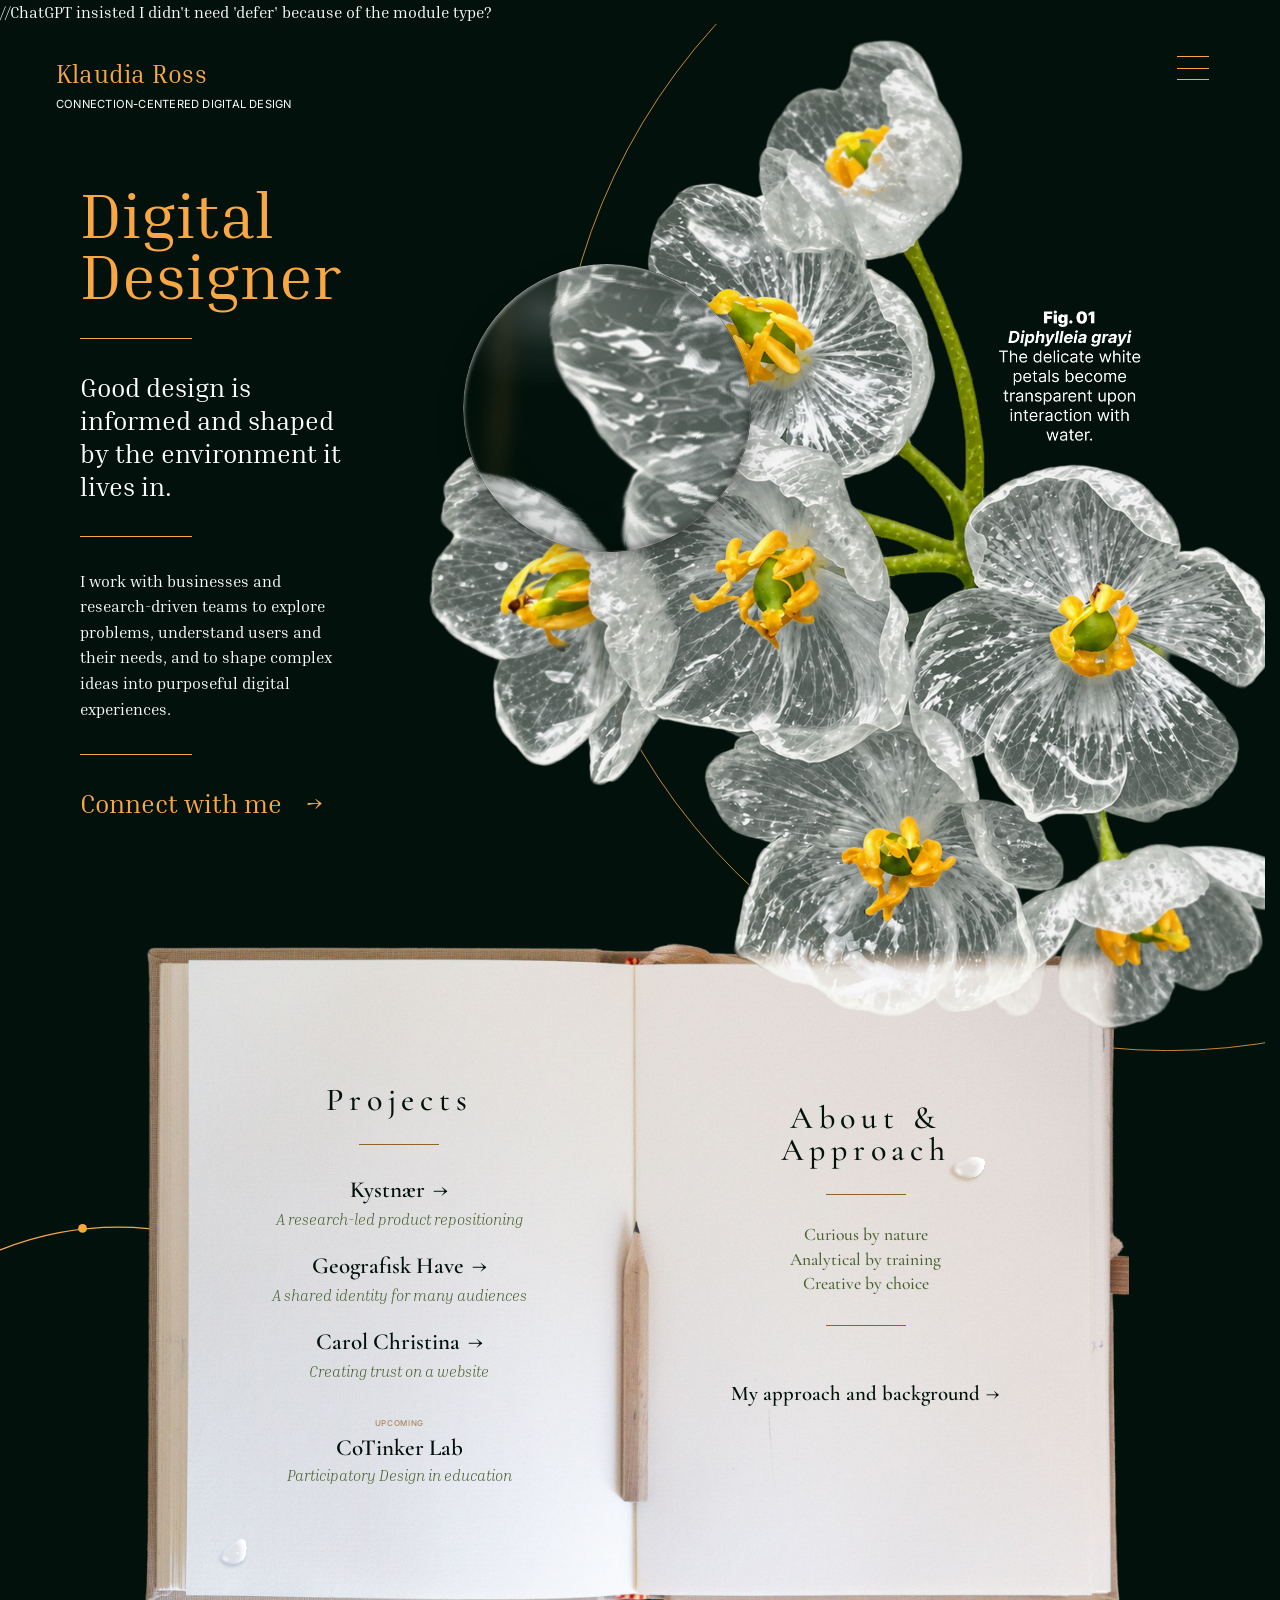
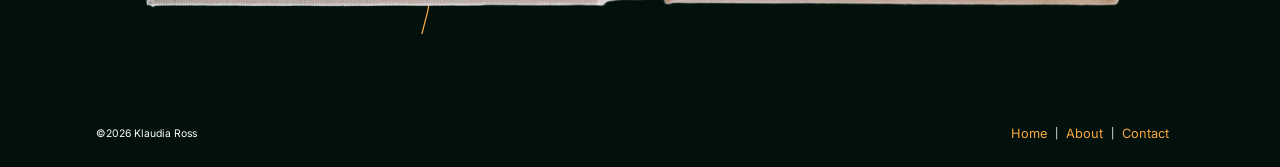
<file: index.html>
<!DOCTYPE html>
<html lang="en">

<head>
    <meta charset="UTF-8">
    <meta name="viewport" content="width=device-width, initial-scale=1.0">

    <title>Klaudia Ross — Digital Designer</title>

    <meta
        name="description"
        content="Klaudia Ross is a digital designer working with organizations and research-driven teams to understand people, explore problems, and shape complex ideas into purposeful digital experiences."
    >

    <link rel="icon" type="image/webp" href="./favicon.webp">

    <!-- Styles, 2 separate links to reflect the 2 different designs -->
    <link rel="stylesheet" href="src/SCSS/style.css">
    <link rel="stylesheet" href="src/SCSS/projects.css">

    <!-- JavaScript -->
    <script type="module" src="src/js/main.js"></script> //ChatGPT insisted I didn't need 'defer' because of the module type?

    <!-- Fonts -->

    <link rel="preconnect" href="https://fonts.googleapis.com">
    <link rel="preconnect" href="https://fonts.gstatic.com" crossorigin>

    <!-- Inter -->
    <link href="https://fonts.googleapis.com/css2?family=Inter:ital,opsz,wght@0,14..32,100..900;1,14..32,100..900&display=swap" rel="stylesheet">

    <!-- Inria Serif -->
    <link href="https://fonts.googleapis.com/css2?family=Inria+Serif:ital,wght@0,300;0,400;0,700;1,300;1,400;1,700&display=swap" rel="stylesheet">

    <!-- Cormorant Garamond -->
    <link href="https://fonts.googleapis.com/css2?family=Cormorant+Garamond:ital,wght@0,300..700;1,300..700&display=swap" rel="stylesheet">


</head>


<body>

    <div class="page-surface">

        <!-- =========================================
            SITE HEADER
            ========================================= -->

        <header class="site-header">

            <div class="logo">

                <a href="index.html" class="logo_link">

                    <p class="logo_title">
                        Klaudia Ross
                    </p>

                    <p class="logo_philosophy">
                        Connection-Centered Digital Design
                    </p>

                </a>

            </div>


            <nav class="site-nav" aria-label="Main navigation">
                <button
                    class="menu_toggle"
                    type="button"
                    aria-label="Open menu"
                    aria-controls="main-menu"
                    aria-expanded="false"
                >
                    <span></span>
                    <span></span>
                    <span></span>
                </button>

                <div class="menu" id="main-menu" hidden>
                    <a href="index.html">Home</a>

                    <button
                        class="projects-toggle"
                        type="button"
                        aria-controls="project-links"
                        aria-expanded="false"
                    >
                        Projects
                    </button>

                    <div class="project_links" id="project-links">
                        <a href="Projects/kystnaer.html">Kystnær</a>
                        <a href="Projects/geografisk-have.html">Geografisk Have</a>
                        <a href="Projects/carol-christina.html">Carol Christina</a>
                    </div>

                    <a href="about.html">About &amp; Approach</a>
                    
                    <!-- Temporary solution, an about.html page will replace that  -->
                    <a href="mailto:krossofcanada@gmail.com">Connect</a>
                </div>
            </nav>

        </header>



        <!-- =========================================
            SPATIAL SCENE - a layered approach to web design
            ========================================= -->

        <main class="scene">


            <!-- =====================================
                BACKGROUND / ENVIRONMENT
                ===================================== -->

            <div class="scene_background" aria-hidden="true"></div>


            <!-- =====================================
                ORBITAL / CIRCULAR ELEMENTS
                ===================================== -->

            <div class="scene_circles" aria-hidden="true">

                <img src="img/Main/Halo.svg" alt="">

            </div>



            <!-- =====================================
                HERO CONTENT
                ===================================== -->

            <section class="hero" aria-labelledby="hero-title">


                <div class="hero_content">

                    <h1 id="hero-title">
                        Digital Designer
                    </h1>


                    <div class="hero_rule" aria-hidden="true"></div>


                    <p class="hero_philosophy">
                        Good design is informed and shaped by the environment it lives in.
                    </p>


                    <div class="hero_rule" aria-hidden="true"></div>


                    <p class="hero_target">
                        I work with businesses and research-driven teams to explore problems, understand
                        users and their needs, and to shape complex ideas into purposeful digital experiences.
                    </p>


                    <div class="hero_rule" aria-hidden="true"></div>


                    <a href="mailto:krossofcanada@gmail.com" class="connect-link">
                        <span class="connect-link__text">Connect with me</span>

                        <span class="connect-link__icon" aria-hidden="true">
                            <span class="connect-link__arrow">→</span>
                            <span class="connect-link__sphere"></span>
                        </span>
                    </a>

                </div>



                <!-- =================================
                    FLOWER OBJECT
                    ================================= -->

                <figure class="flower">

                    <img
                        src="img/Main/Flower.avif"
                        alt="Diphylleia grayi skeleton flowers"
                    >

                </figure>

            </section>



            <!-- =====================================
                NOTEBOOK / PROJECT OBJECT
                ===================================== -->

            <section
                class="book"
                aria-label="Projects and about"
            >


                <!-- Physical notebook -->

                <img
                    class="book_image"
                    src="img/Main/Notebook.webp"
                    alt=""
                    aria-hidden="true"
                >



                <!-- =================================
                    LEFT PAGE
                    ================================= -->

                <div class="book_page book_page-left">

                    <h2>
                        Projects
                    </h2>


                    <div class="page_rule" aria-hidden="true"></div>


                    <ul class="project-list">


                        <li class="project-list__item">

                            <a href="Projects/kystnaer.html">
                                Kystnær
                                <span aria-hidden="true">→</span>
                            </a>

                            <p>
                                <em>A research-led product repositioning</em>
                            </p>

                        </li>


                        <li class="project-list__item">

                            <a href="Projects/geografisk-have.html">
                                Geografisk Have
                                <span aria-hidden="true">→</span>
                            </a>

                            <p>
                                <em>A shared identity for many audiences</em>
                            </p>

                        </li>


                        <li class="project-list__item">

                            <a href="Projects/carol-christina.html">
                                Carol Christina
                                <span aria-hidden="true">→</span>
                            </a>

                            <p>
                                <em>Creating trust on a website</em>
                            </p>

                        </li>


                        <!-- Upcoming project -->

                        <li class="project-list__item project-list__item--upcoming">

                            <span class="upcoming-label">
                                Upcoming
                            </span>

                            <p class="project-title">
                                CoTinker Lab
                            </p>

                            <p>
                                <em>Participatory Design in education</em>
                            </p>

                        </li>

                    </ul>

                </div>

                <!-- Decorative water droplet -->

                <img
                    class="water-drop water-drop--one"
                    src="img/Main/Droplet1.svg"
                    alt=""
                    aria-hidden="true"
                >



                <!-- =================================
                    RIGHT PAGE
                    ================================= -->

                <div class="book_page book_page-right">

                    <h2>
                        About &amp;<br>
                        Approach
                    </h2>

                    <img
                    class="water-drop water-drop--two"
                    src="img/Main/Droplet2.svg"
                    alt=""
                    aria-hidden="true"
                    >

                    <div class="page_rule" aria-hidden="true"></div>


                    <p class="my_traits">

                        Curious by nature<br>

                        Analytical by training<br>

                        Creative by choice

                    </p>


                    <div class="page_rule" aria-hidden="true"></div>

                    <a
                        class="about_link"
                        href="about.html"
                    >
                        My approach and background
                        <span aria-hidden="true">→</span>
                    </a>

                </div>

            </section>


            <!-- ============================================
                ORBITAL / CIRCULAR ELEMENTS AT BOTTOM
                ============================================ -->

            <div class="scene_bottom_circles" aria-hidden="true">

                <img src="img/Main/LowerHalo.svg" alt="">

            </div>

            <!-- =========================================
                DISCOVERIES
                ========================================= -->

            <!-- Small discoveries visible only through the magnifier -->
            <p class="hidden-discovery hidden-discovery--one" aria-hidden="true">
                Curiosity changes what we see.
            </p>

            <p class="hidden-discovery hidden-discovery--two" aria-hidden="true">
                Understanding grows when we trace the connections.
            </p>

            <p class="hidden-discovery hidden-discovery--three" aria-hidden="true">
                Imagination opens what could be.
            </p>

        </main>



        <!-- =========================================
            FOOTER
            ========================================= -->

        <footer class="site-footer">

            <p>©2026 Klaudia Ross</p>

            <nav aria-label="Footer navigation">

                <a href="index.html">Home</a>
                
                <span aria-hidden="true">|</span>
                
                <a href="about.html" aria-current="page">About</a>
                
                <span aria-hidden="true">|</span>
                
                <!-- Temporary solution, an about.html page will replace that  -->
                <a href="mailto:krossofcanada@gmail.com">Contact</a>
            
            </nav>

        </footer>

    <!-- =========================================
        MAGNIFYING GLASS - sits in body but outside 
        header, main, and footer to move freely 
        inside entire body (and .page-surface).
        ========================================= -->

        <div class="magnifier" aria-hidden="true">

            <div class="magnifier_lens"></div>

            <img
                class="magnifier_visual"
                src="img/Main/MagnifyingGlass.svg"
                alt=""
            >

        </div>

    </div>

</body>

</html>
</file>
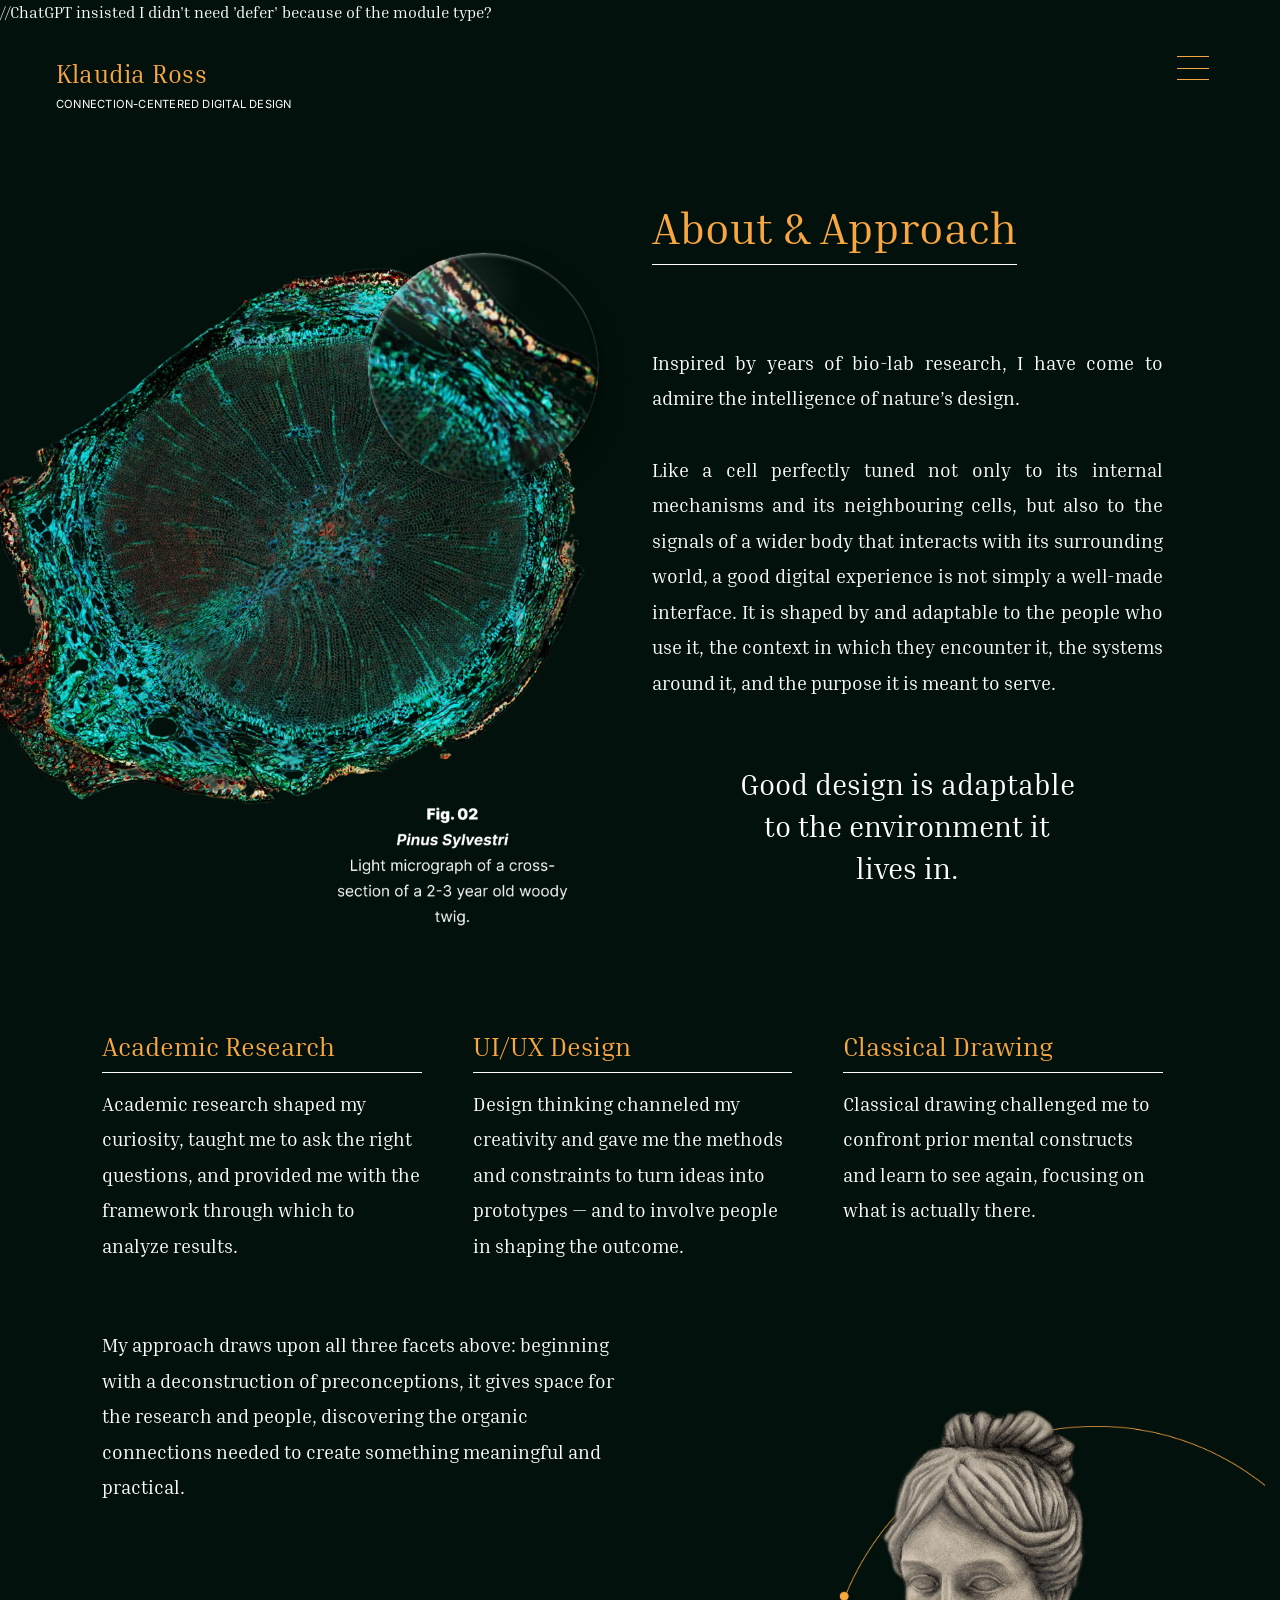
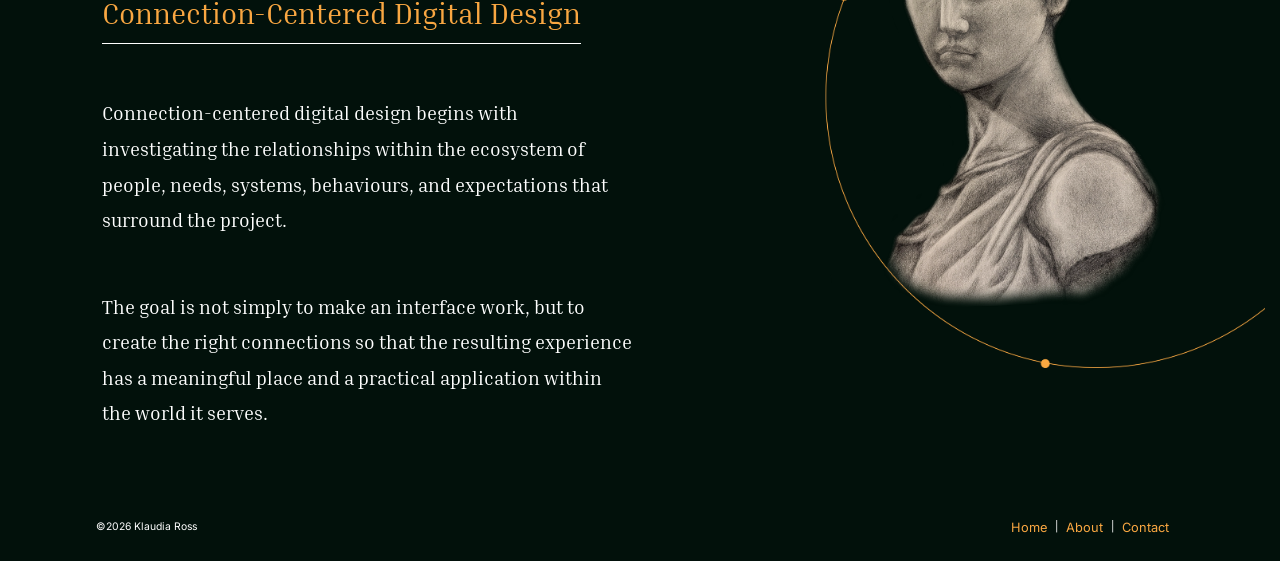
<file: About.html>
<!DOCTYPE html>
<html lang="en">

<head>

    <meta charset="UTF-8">
    <meta name="viewport" content="width=device-width, initial-scale=1.0">

    <title>About &amp; Approach — Klaudia Ross</title>

    <meta name="description" content="About Klaudia Ross and her connection-centered approach to digital design, informed by academic research, UI/UX design, and classical drawing.">

    <link rel="icon" type="image/webp" href="./favicon.webp">

    <!-- Styles, 2 separate links to reflect the 2 different designs -->
    <link rel="stylesheet" href="src/SCSS/style.css">
    <link rel="stylesheet" href="src/SCSS/projects.css">

    <!-- JavaScript -->
    <script type="module" src="src/js/main.js"></script> //ChatGPT insisted I didn't need 'defer' because of the module type?

    <!-- Fonts -->
    <link rel="preconnect" href="https://fonts.googleapis.com">
    <link rel="preconnect" href="https://fonts.gstatic.com" crossorigin>

    <!-- All 3 fonts in one link -->
    <link href="https://fonts.googleapis.com/css2?family=Inter:wght@400;500;600;700&family=Inria+Serif:ital,wght@0,300;0,400;0,700;1,400&family=Cormorant+Garamond:ital,wght@0,400;0,500;0,600;1,400&display=swap" rel="stylesheet">

</head>


<body class="about-page">

    <div class="page-surface">


    <!-- =========================================
        SITE HEADER
        ========================================= -->

        <header class="site-header">

            <div class="logo">
                <a class="logo_link" href="index.html">
                    <p class="logo_title">Klaudia Ross</p>
                    <p class="logo_philosophy">Connection-Centered Digital Design</p>
                </a>
            </div>

            <nav class="site-nav" aria-label="Main navigation">

                <button class="menu_toggle" type="button" aria-label="Open menu" aria-expanded="false" aria-controls="site-menu">
                    <span></span>
                    <span></span>
                    <span></span>
                </button>

                <div class="menu" id="main-menu" hidden>

                    <a href="index.html">Home</a>

                    <button class="projects-toggle" type="button" aria-expanded="false" aria-controls="project-links">Projects</button>

                    <div class="project_links" id="project-links" hidden>
                        <a href="Projects/kystnaer.html">Kystnær</a>
                        <a href="Projects/geografisk-have.html">Geografisk Have</a>
                        <a href="Projects/carol-christina.html">Carol Christina</a>
                    </div>

                    <a href="about.html" aria-current="page">About &amp; Approach</a>

                    <!-- Temporary solution, an about.html page will replace that  -->
                    <a href="mailto:krossofcanada@gmail.com">Contact</a>

                </div>

            </nav>

        </header>

    <!-- =========================================
        MAIN GRID
        ========================================= -->

        <main class="about-main">

            <section class="about-intro" aria-labelledby="about-title">

                <figure class="about-pine">
                    <img src="img/About/Pine.avif" alt="Light micrograph of a cross-section of a young pine twig, with its figure caption">
                    <!-- A circular video discovered through the magnifying glass -->
                    <div class="cell-discovery" aria-hidden="true">
                        <video autoplay muted loop playsinline preload="metadata">
                            <source src="img/About/PlantCell.mp4">
                        </video>
                    </div>
                </figure>

                <div class="about-intro__text">

                    <h1 id="about-title">About &amp; Approach</h1>
                    
                    <p>Inspired by years of bio-lab research, I have come to admire the intelligence of nature’s design.</p>
                    
                    <p>Like a cell perfectly tuned not only to its internal mechanisms and its neighbouring cells, but also to the signals of a wider body that interacts with its surrounding world, a good digital experience is not simply a well-made interface. It is shaped by and adaptable to the people who use it, the context in which they encounter it, the systems around it, and the purpose it is meant to serve.</p>
                    
                    <p class="about-intro__thought">Good design is adaptable<br>to the environment it<br>lives in.
                    </p>
                
                </div>

            </section>

        <!-- =========================================
            3 FOUNDATIONS
            ========================================= -->

            <section class="about-foundations" aria-label="What shapes my approach">

                <div class="about-foundation">
                    <h2>Academic Research</h2>
                    <p>Academic research shaped my curiosity, taught me to ask the right questions, and provided me with the framework through which to analyze results.</p>
                </div>

                <div class="about-foundation">
                    <h2>UI/UX Design</h2>
                    <p>Design thinking channeled my creativity and gave me the methods and constraints to turn ideas into prototypes — and to involve people in shaping the outcome.</p>
                </div>

                <div class="about-foundation">
                    <h2>Classical Drawing</h2>
                    <p>Classical drawing challenged me to confront prior mental constructs and learn to see again, focusing on what is actually there.</p>
                </div>

            </section>

            <section class="about-approach" aria-labelledby="approach-title">

                <div class="about-approach__copy">

                    <p class="about-approach__lead">My approach draws upon all three facets above: beginning with a deconstruction of preconceptions, it gives space for the research and people, discovering the organic connections needed to create something meaningful and practical.</p>
                    
                    <h2 id="approach-title">Connection-Centered Digital Design</h2>
                    
                    <p class="about-approach__closing">Connection-centered digital design begins with investigating the relationships within the ecosystem of people, needs, systems, behaviours, and expectations that surround the project.</p>
                    
                    <p class="about-approach__closing">The goal is not simply to make an interface work, but to create the right connections so that the resulting experience has a meaningful place and a practical application within the world it serves.</p>
                
                </div>

                <div class="about-statue" aria-hidden="true">
                    <img src="img/About/GreekStatue.webp" alt="Drawing of Greek statue by Klaudia Ross">
                </div>

            </section>

        </main>

    <!-- =========================================
        FOOTER
        ========================================= -->

        <footer class="site-footer">

            <p>©2026 Klaudia Ross</p>

            <nav aria-label="Footer navigation">

                <a href="index.html">Home</a>
                
                <span aria-hidden="true">|</span>
                
                <a href="about.html" aria-current="page">About</a>
                
                <span aria-hidden="true">|</span>
                
                <!-- Temporary solution, an about.html page will replace that  -->
                <a href="mailto:krossofcanada@gmail.com">Contact</a>
            
            </nav>

        </footer>

    <!-- =========================================
        MAGNIFYING GLASS - sits in body but outside 
        header, main, and footer to move freely 
        inside entire body (and .page-surface).
        ========================================= -->

        <div class="magnifier" aria-hidden="true">

            <div class="magnifier_lens"></div>
            
            <img class="magnifier_visual" src="img/Main/MagnifyingGlass.svg" alt="">
        
        </div>

    </div>

</body>

</html>
</file>
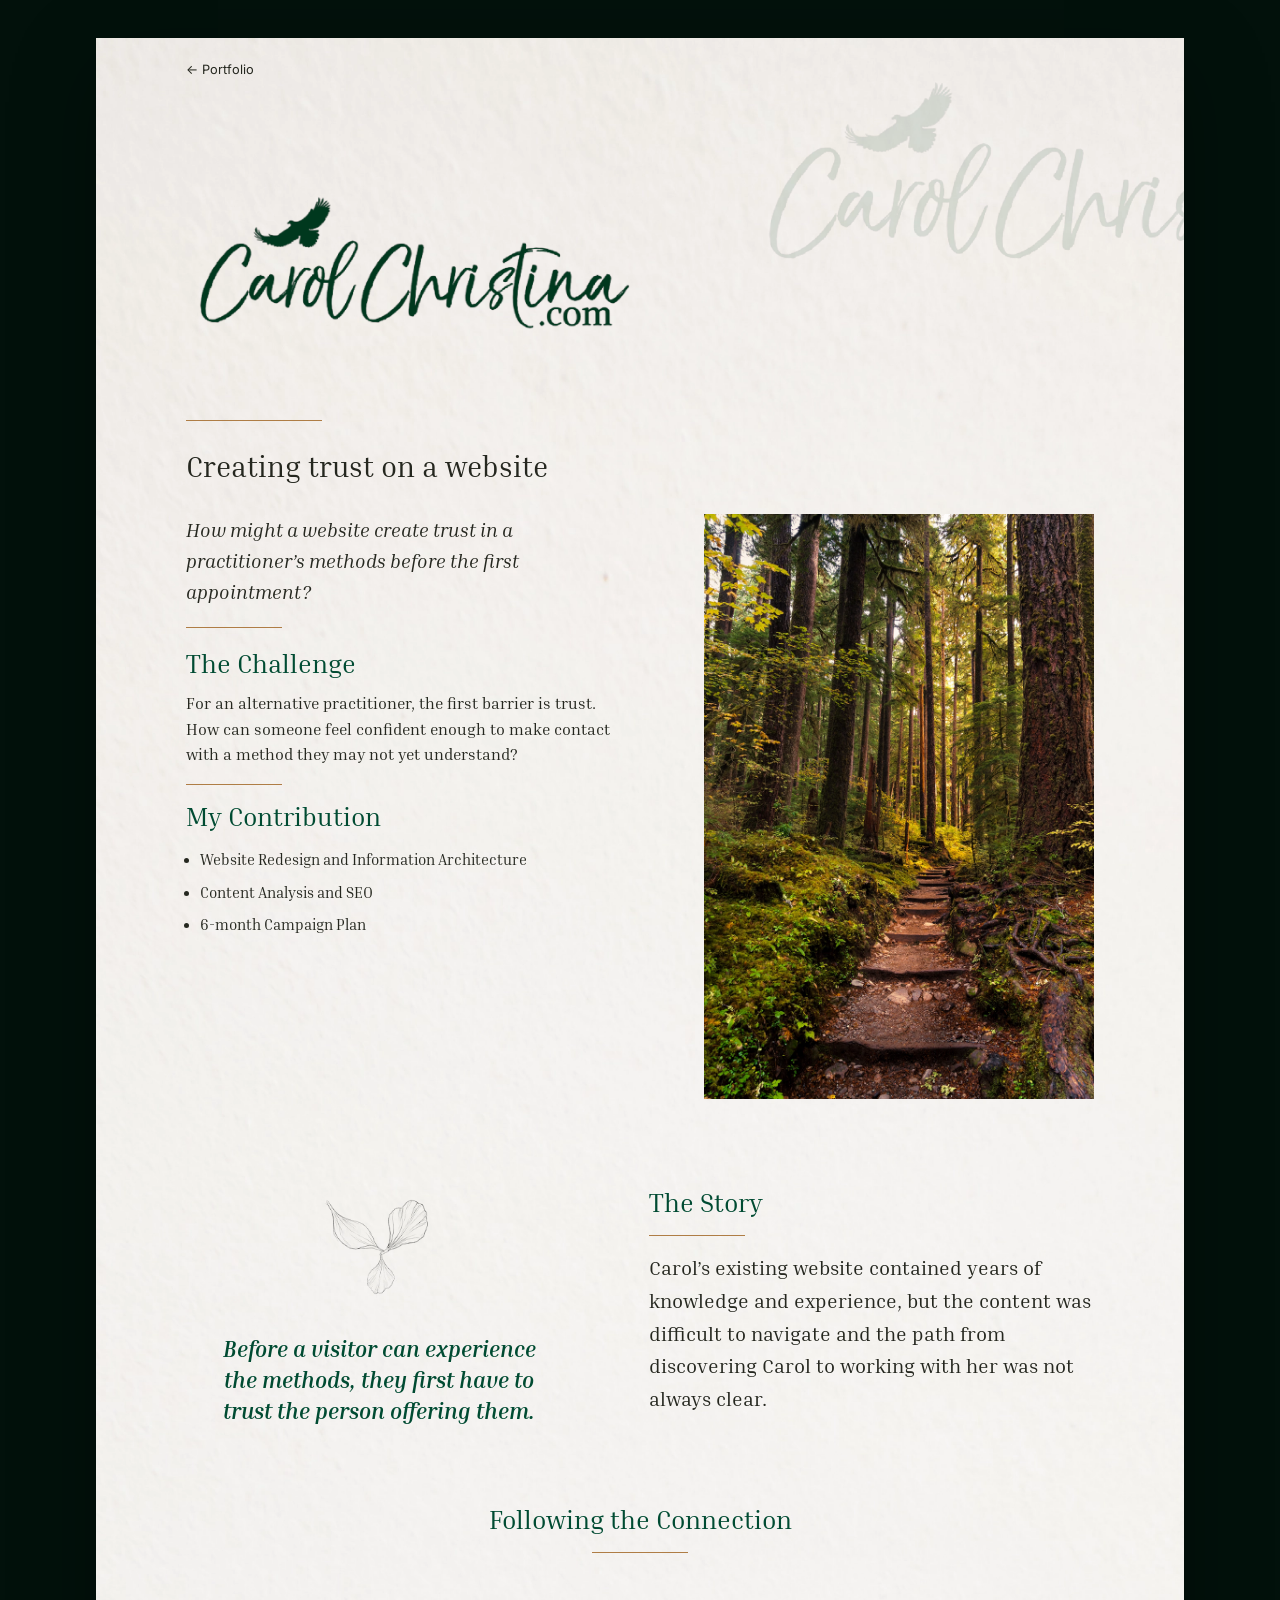
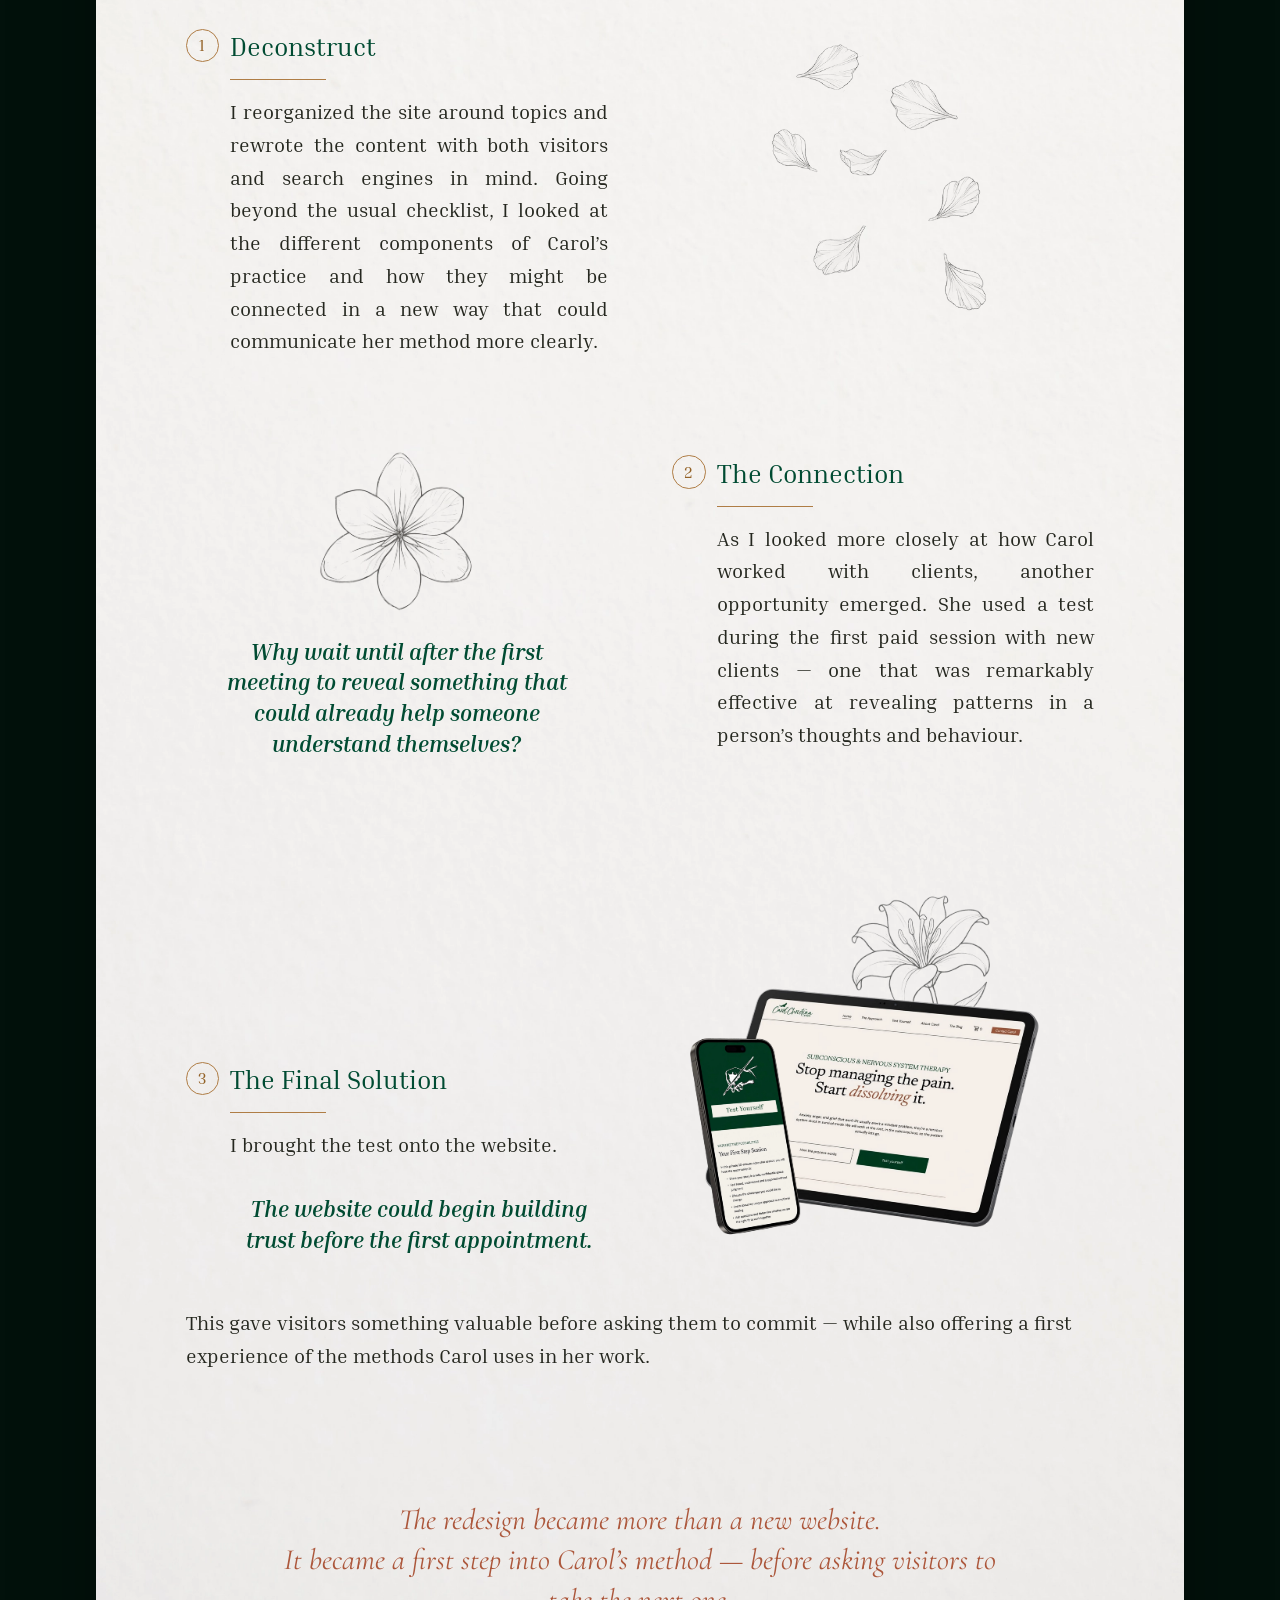
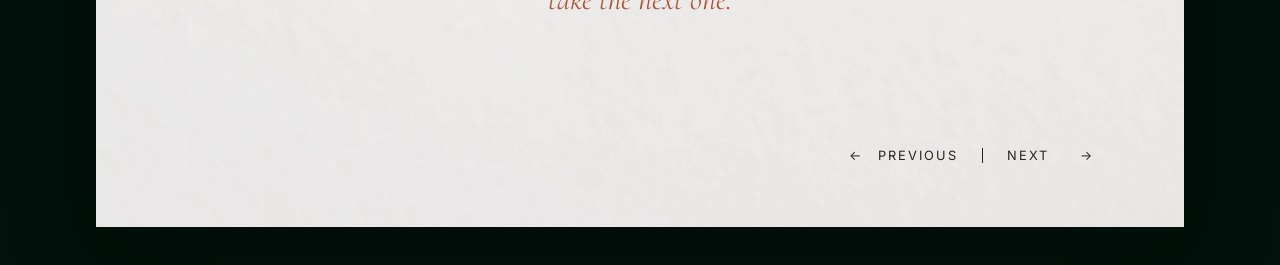
<file: Projects/carol-christina.html>
<!DOCTYPE html>

<html lang="en">

<head>

    <meta charset="UTF-8">
    <meta name="viewport" content="width=device-width, initial-scale=1.0">

    <title>Carol Christina — Creating trust on a website | Klaudia Ross</title>
    <link rel="icon" type="image/webp" href="../favicon.webp">

    <meta name="description" content="A Carol Christina case study by Klaudia Ross: website redesign, content structure, and a new connection between a practitioner’s methods and a visitor’s first experience.">

        <!-- Fonts -->
        <link rel="preconnect" href="https://fonts.googleapis.com">
        <link rel="preconnect" href="https://fonts.gstatic.com" crossorigin>
        <link href="https://fonts.googleapis.com/css2?family=Inter:wght@400;500;600&family=Inria+Serif:ital,wght@0,300;0,400;0,700;1,400&family=Cormorant+Garamond:ital,wght@0,400;0,500;0,600;1,400&display=swap" rel="stylesheet">
        
        <!-- Styling -->
        <link rel="stylesheet" href="../src/SCSS/projects.css">

<!-- Standalone project pages do not require JavaScript. -->

</head>

<body class="project-page">

    <main class="project-page__main">

        <!-- Shared source for direct visits and the existing project overlay. -->
        <article class="showcase showcase--carol-christina" data-project-content aria-labelledby="carol-christina-title">

            <a class="showcase__back" href="../index.html" aria-label="Back to portfolio">← Portfolio</a>

            <img class="showcase__brand" src="../img/Projects/Carol%20Christina/LogoGreen.webp" alt="" aria-hidden="true">

            <header class="showcase__header">

                <h1 class="showcase__title showcase__title--logo" id="carol-christina-title">

                    <span class="showcase__sr-only">Carol Christina</span>

                    <img src="../img/Projects/Carol%20Christina/LogoGreen.webp" alt="" aria-hidden="true">

                </h1>

                <p class="showcase__subtitle">Creating trust on a website</p>

            </header>

            <div class="showcase__overview showcase__overview--carol">

                <div class="showcase__project-details">

                    <p class="showcase__opening-question">How might a website create trust in a practitioner’s methods before the first appointment?</p>

                    <section class="showcase__task" aria-labelledby="carol-christina-challenge">

                        <h2 id="carol-christina-challenge">The Challenge</h2>

                        <p>For an alternative practitioner, the first barrier is trust. How can someone feel confident enough to make contact with a method they may not yet understand?</p>

                    </section>

                    <section class="showcase__contribution" aria-labelledby="carol-christina-contribution">

                        <h2 id="carol-christina-contribution">My Contribution</h2>

                        <ul>
                            <li>Website Redesign and Information Architecture</li>
                            <li>Content Analysis and SEO</li>
                            <li>6-month Campaign Plan</li>
                        </ul>

                    </section>

                </div>

                <figure class="showcase__path-image">
                    <img src="../img/Projects/Carol%20Christina/ThePath.webp" alt="A winding woodland path with steps leading through sunlit trees">
                </figure>

            </div>

            <div class="showcase__section showcase__story-grid showcase__story-grid--carol">

                <div class="showcase__illustrated-thought">

                    <img class="showcase__connected-petals" src="../img/Projects/Carol%20Christina/PetalConnections.webp" alt="" aria-hidden="true" loading="lazy">

                    <p class="showcase__pullquote">Before a visitor can experience the methods, they first have to trust the person offering them.</p>

                </div>

                <section class="showcase__story" aria-labelledby="carol-christina-story">

                    <h2 id="carol-christina-story">The Story</h2>

                    <p>Carol’s existing website contained years of knowledge and experience, but the content was difficult to navigate and the path from discovering Carol to working with her was not always clear.</p>

                </section>

            </div>

            <section class="showcase__section showcase__journey" aria-labelledby="carol-christina-journey">

                <h2 id="carol-christina-journey">Following the Connection</h2>

                <!-- Order list is used because we have 3 consecutive steps of a sequence. Semantically, this makes most sense -->
                <ol class="showcase__steps" role="list">
                    <li class="showcase__step">

                        <div class="showcase__step-copy">
                            <h3><span class="showcase__step-number" aria-hidden="true">1</span>Deconstruct</h3>
                            <p>I reorganized the site around topics and rewrote the content with both visitors and search engines in mind. Going beyond the usual checklist, I looked at the different components of Carol’s practice and how they might be connected in a new way that could communicate her method more clearly.</p>
                        </div>

                        <div class="showcase__step-visual" aria-hidden="true">
                            <img class="showcase__scattered-petals" src="../img/Projects/Carol%20Christina/Petals.webp" alt="" loading="lazy">
                        </div>

                    </li>

                    <li class="showcase__step showcase__step--reverse">
                        <div class="showcase__step-copy">
                            <h3><span class="showcase__step-number" aria-hidden="true">2</span>The Connection</h3>
                            <p>As I looked more closely at how Carol worked with clients, another opportunity emerged. She used a test during the first paid session with new clients — one that was remarkably effective at revealing patterns in a person’s thoughts and behaviour.</p>
                        </div>

                        <div class="showcase__step-visual showcase__illustrated-thought">
                            <img class="showcase__trinity" src="../img/Projects/Carol%20Christina/Trinity.webp" alt="" aria-hidden="true" loading="lazy">
                            <p class="showcase__pullquote">Why wait until after the first meeting to reveal something that could already help someone understand themselves?</p>
                        </div>

                    </li>

                    <li class="showcase__step showcase__step--solution">
                        <div class="showcase__step-copy">
                            <h3><span class="showcase__step-number" aria-hidden="true">3</span>The Final Solution</h3>
                            <p>I brought the test onto the website.</p>
                            <p class="showcase__pullquote">The website could begin building trust before the first appointment.</p>
                        </div>

                        <figure class="showcase__step-visual showcase__website-image">
                            <img src="../img/Projects/Carol%20Christina/ShowcaseCarol.webp" alt="Carol Christina’s redesigned website shown on a tablet and mobile phone" loading="lazy">
                        </figure>

                    </li>

                </ol>

                <p class="showcase__journey-outcome">This gave visitors something valuable before asking them to commit — while also offering a first experience of the methods Carol uses in her work.</p>

            </section>

            <p class="showcase__reflection">The redesign became more than a new website.<br>It became a first step into Carol’s method — before asking visitors to take the next one.</p>

            <nav class="showcase__pagination" aria-label="Other projects">

                <a href="geografisk-have.html" data-project-link><span aria-hidden="true">←</span> Previous<span class="showcase__sr-only">: Geografisk Have</span></a>

                <a href="kystnaer.html" data-project-link>Next<span class="showcase__sr-only">: Kystnær</span> <span aria-hidden="true">→</span></a>

            </nav>

        </article>

    </main>

</body>

</html>
</file>
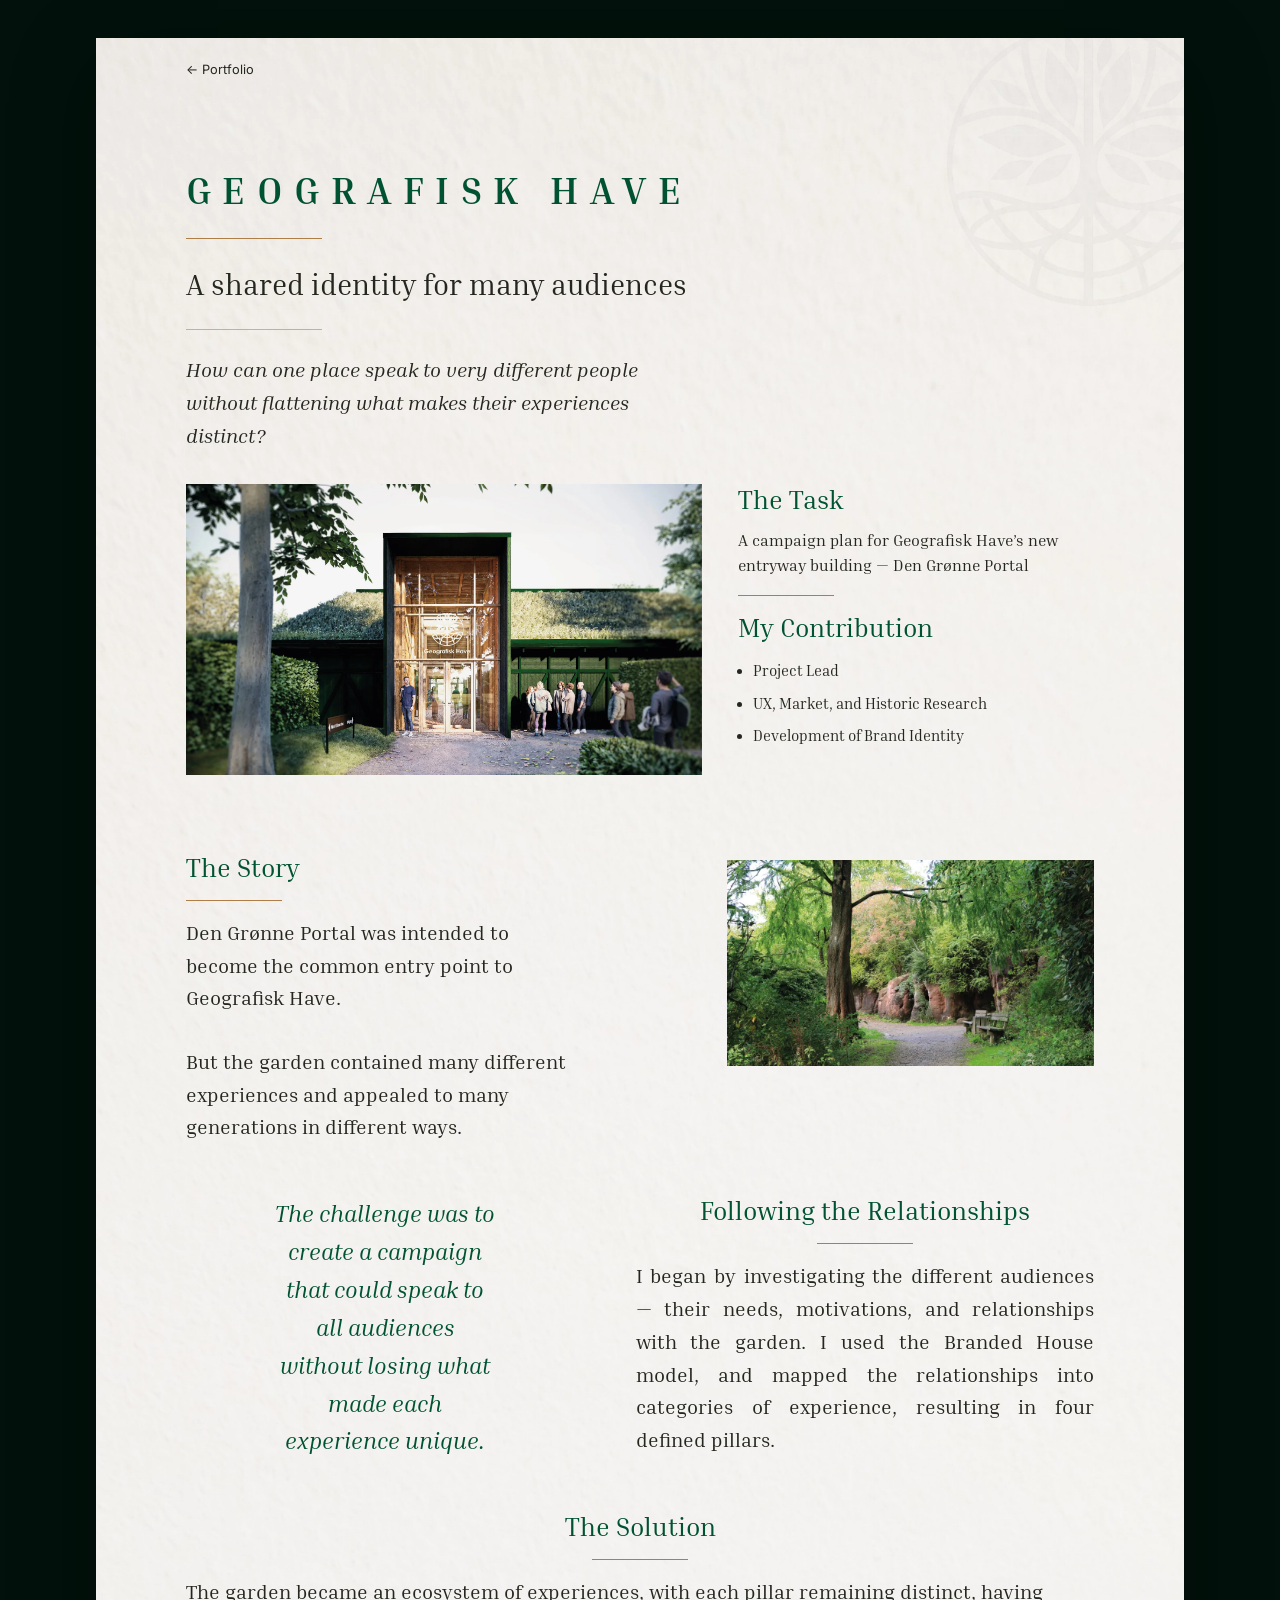
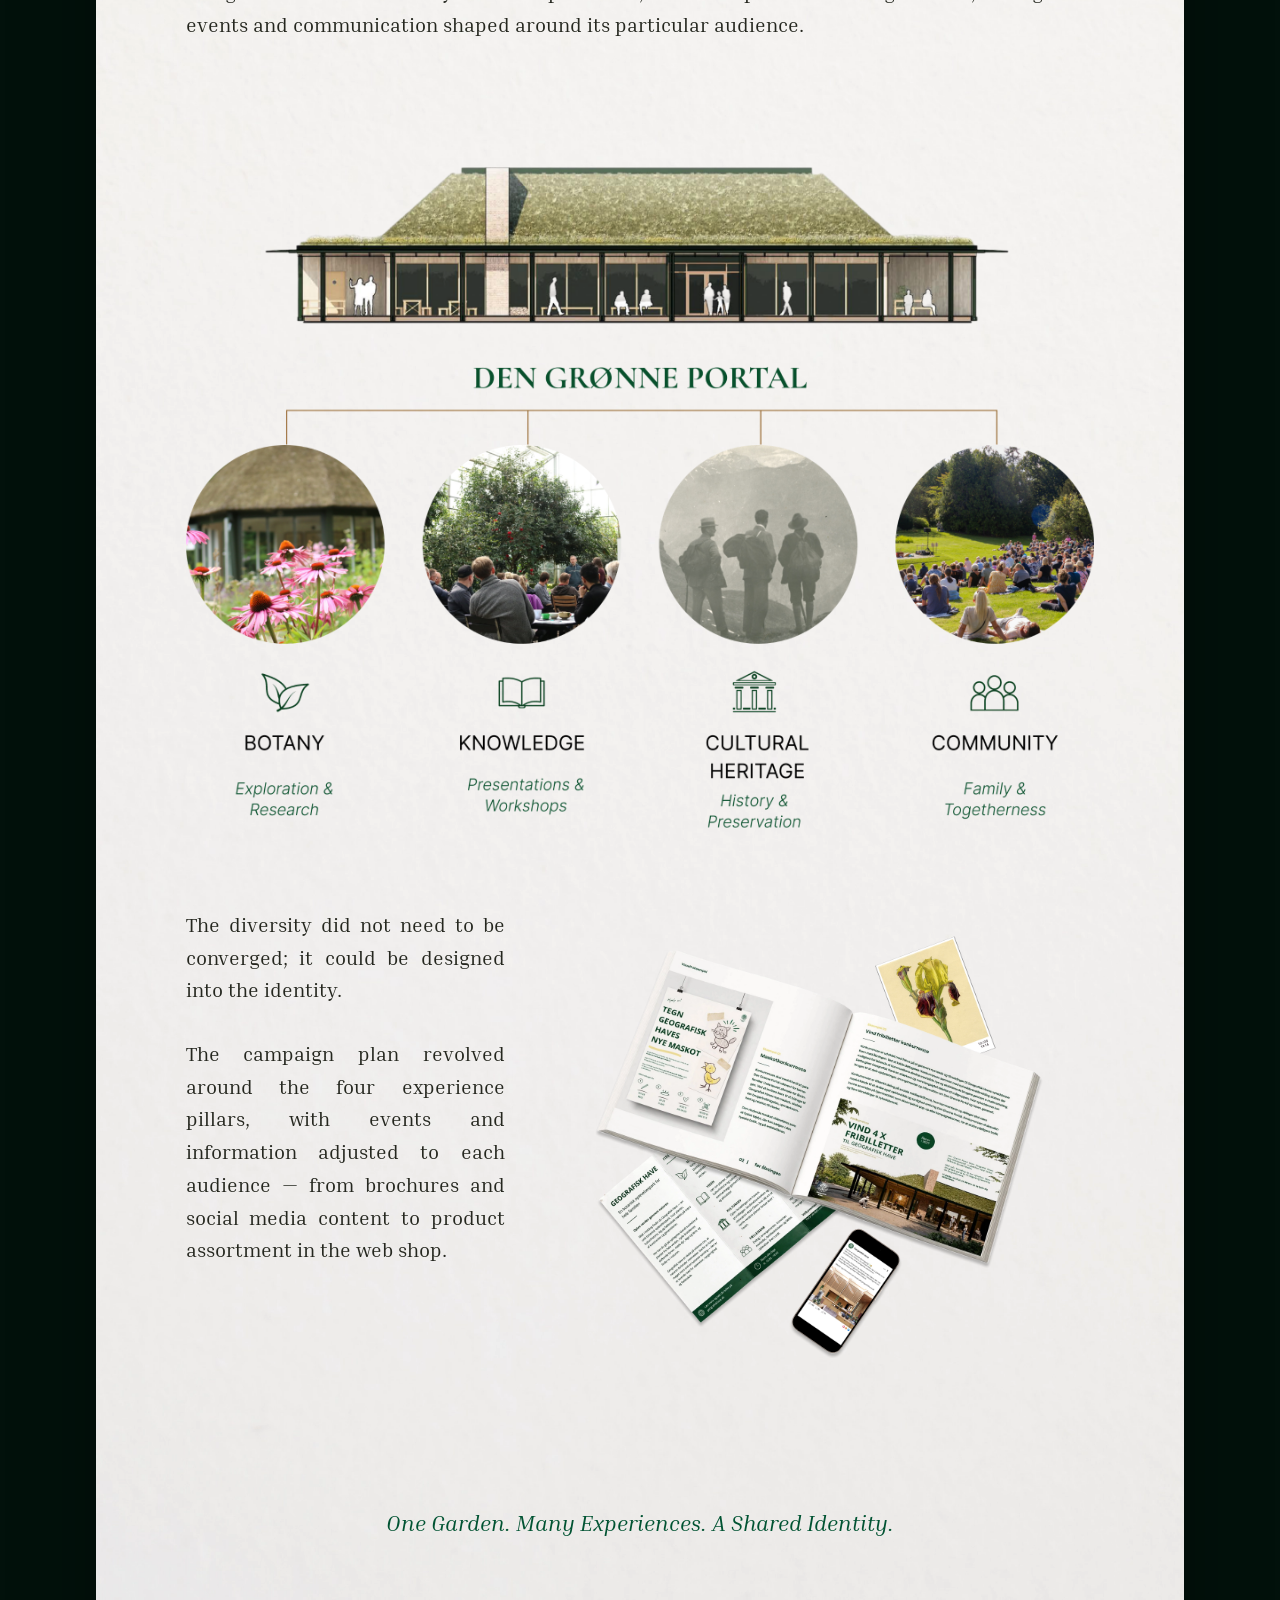
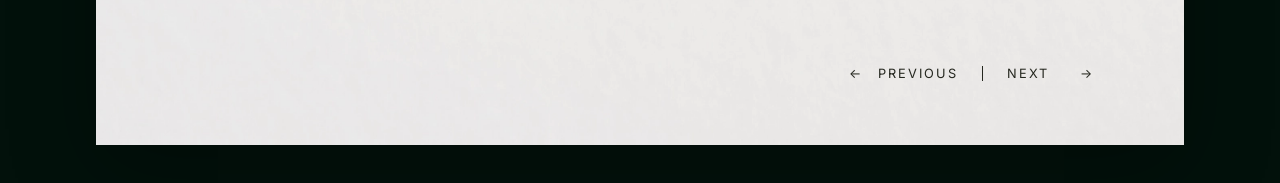
<file: Projects/geografisk-have.html>
<!DOCTYPE html>
<html lang="en">
<head>

    <meta charset="UTF-8">
    <meta name="viewport" content="width=device-width, initial-scale=1.0">

    <title>Geografisk Have — A shared identity for many audiences | Klaudia Ross</title>
    <link rel="icon" type="image/webp" href="../favicon.webp">
    <meta name="description" content="A Geografisk Have case study by Klaudia Ross: audience research and a campaign identity connecting botany, knowledge, cultural heritage, and community through Den Grønne Portal.">

    <!-- Fonts -->
    <link rel="preconnect" href="https://fonts.googleapis.com">
    <link rel="preconnect" href="https://fonts.gstatic.com" crossorigin>
    <link href="https://fonts.googleapis.com/css2?family=Inter:wght@400;500;600&family=Inria+Serif:ital,wght@0,300;0,400;0,700;1,400&family=Cormorant+Garamond:ital,wght@0,400;0,500;0,600;1,400&display=swap" rel="stylesheet">
    
    <!-- Styling -->
    <link rel="stylesheet" href="../src/SCSS/projects.css">

    <!-- Standalone project pages do not require JavaScript. -->

</head>

<body class="project-page">

    <main class="project-page__main">

        <!-- The existing ProjectOverlay loads this same article. -->
        <article class="showcase showcase--geografisk-have" data-project-content aria-labelledby="geografisk-have-title">

            <a class="showcase__back" href="../index.html" aria-label="Back to portfolio">← Portfolio</a>

            <img class="showcase__brand" src="../img/Projects/Geografisk%20Have/Logo.webp" alt="" aria-hidden="true">

            <header class="showcase__header">
                <h1 class="showcase__title" id="geografisk-have-title">Geografisk Have</h1>
                <p class="showcase__subtitle">A shared identity for many audiences</p>
                <p class="showcase__opening-question">How can one place speak to very different people without flattening what makes their experiences distinct?</p>
            </header>

            <div class="showcase__overview showcase__overview--two-column">

                <figure class="showcase__entry-image">
                    <img src="../img/Projects/Geografisk%20Have/Entry.webp" alt="Architectural visualization of Den Grønne Portal, the new entryway building for Geografisk Have">
                </figure>

                <div class="showcase__project-details">

                    <section class="showcase__task" aria-labelledby="geografisk-have-task">
                        <h2 id="geografisk-have-task">The Task</h2>
                        <p>A campaign plan for Geografisk Have’s new entryway building — Den Grønne Portal</p>
                    </section>

                    <section class="showcase__contribution" aria-labelledby="geografisk-have-contribution">
                        <h2 id="geografisk-have-contribution">My Contribution</h2>
                        <ul>
                            <li>Project Lead</li>
                            <li>UX, Market, and Historic Research</li>
                            <li>Development of Brand Identity</li>
                        </ul>

                    </section>

                </div>

            </div>

            <div class="showcase__section showcase__story-grid">

                <section class="showcase__story" aria-labelledby="geografisk-have-story">

                    <h2 id="geografisk-have-story">The Story</h2>

                    <p>Den Grønne Portal was intended to become the common entry point to Geografisk Have.</p>

                    <p>But the garden contained many different experiences and appealed to many generations in different ways.</p>

                </section>

                <figure class="showcase__garden-image">
                    <img src="../img/Projects/Geografisk%20Have/Greenery.webp" alt="A leafy garden path surrounded by trees and rock formations at Geografisk Have" loading="lazy">
                </figure>

                <p class="showcase__pullquote">The challenge was to create a campaign that could speak to all audiences without losing what made each experience unique.</p>

                <section class="showcase__relationships" aria-labelledby="geografisk-have-relationships">

                    <h2 id="geografisk-have-relationships">Following the Relationships</h2>

                    <p>I began by investigating the different audiences — their needs, motivations, and relationships with the garden. I used the Branded House model, and mapped the relationships into categories of experience, resulting in four defined pillars.</p>

                </section>

            </div>

            <section class="showcase__section showcase__solution" aria-labelledby="geografisk-have-solution">

                <h2 id="geografisk-have-solution">The Solution</h2>

                <p>The garden became an ecosystem of experiences, with each pillar remaining distinct, having events and communication shaped around its particular audience.</p>

                <figure class="showcase__pillars">

                    <!-- Opens the full image for anyone who wants to inspect small labels. This was done in order to retain the full image rather than designing it within a responsive grid -->

                    <a href="../img/Projects/Geografisk%20Have/ExperiencePillars.webp" target="_blank" rel="noopener" aria-label="View the four experience pillars at full size (opens in a new tab)">
                        <img src="../img/Projects/Geografisk%20Have/ExperiencePillars.webp" alt="Den Grønne Portal connects four experience pillars: Botany, Knowledge, Cultural Heritage, and Community." aria-describedby="geografisk-have-pillars-description" loading="lazy">
                    </a>

                    <figcaption class="showcase__sr-only" id="geografisk-have-pillars-description">Botany: Exploration and Research. Knowledge: Presentations and Workshops. Cultural Heritage: History and Preservation. Community: Family and Togetherness.</figcaption>

                </figure>

            </section>

            <div class="showcase__section showcase__split showcase__campaign">

                <div>

                    <p>The diversity did not need to be converged; it could be designed into the identity.</p>

                    <p>The campaign plan revolved around the four experience pillars, with events and information adjusted to each audience — from brochures and social media content to product assortment in the web shop.</p>

                </div>

                <figure>
                    <img src="../img/Projects/Geografisk%20Have/CampaignPlan.webp" alt="Geografisk Have campaign materials displayed across printed brochures, botanical cards, and a mobile phone" loading="lazy">
                </figure>

            </div>

            <p class="showcase__reflection">One Garden. Many Experiences. A Shared Identity.</p>

            <nav class="showcase__pagination" aria-label="Other projects">

                <a href="kystnaer.html" data-project-link><span aria-hidden="true">←</span> Previous<span class="showcase__sr-only">: Kystnær</span></a>

                <a href="carol-christina.html" data-project-link>Next<span class="showcase__sr-only">: Carol Christina</span> <span aria-hidden="true">→</span></a>

            </nav>

        </article>

    </main>

</body>

</html>
</file>
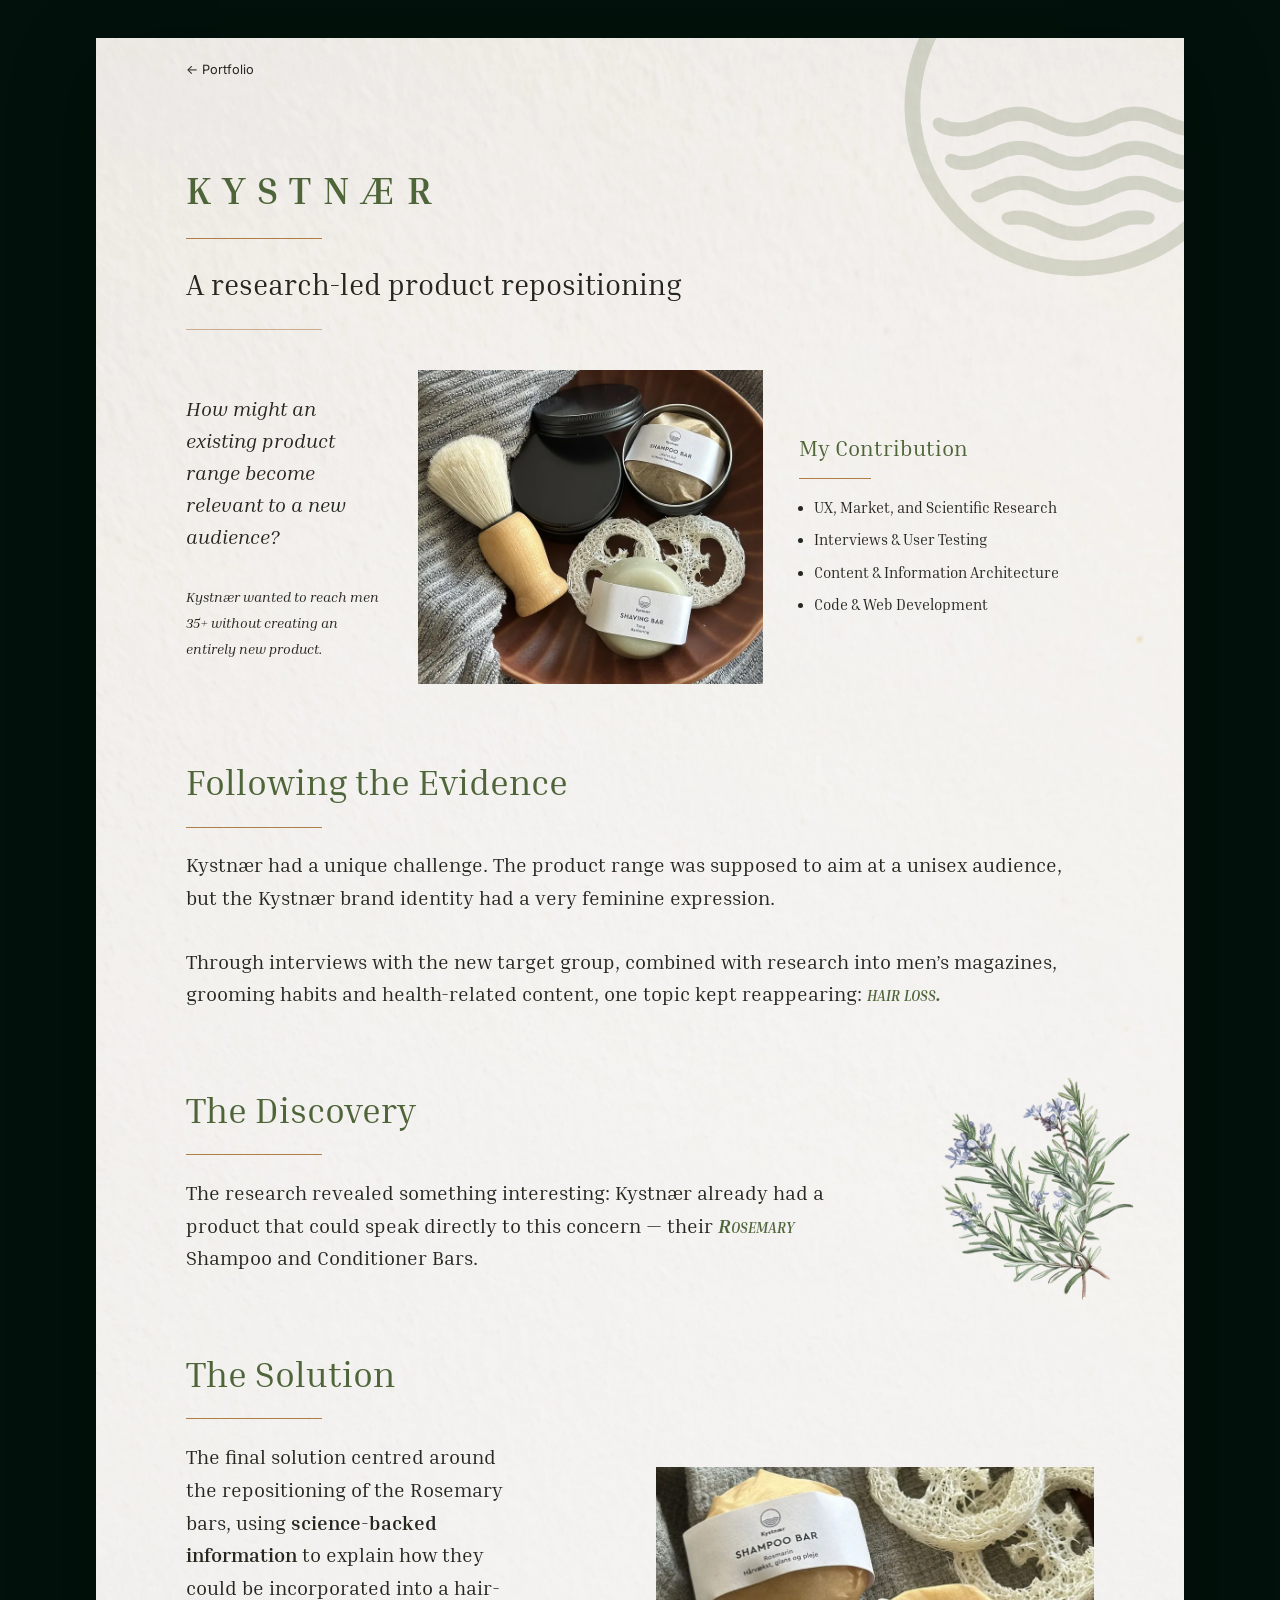
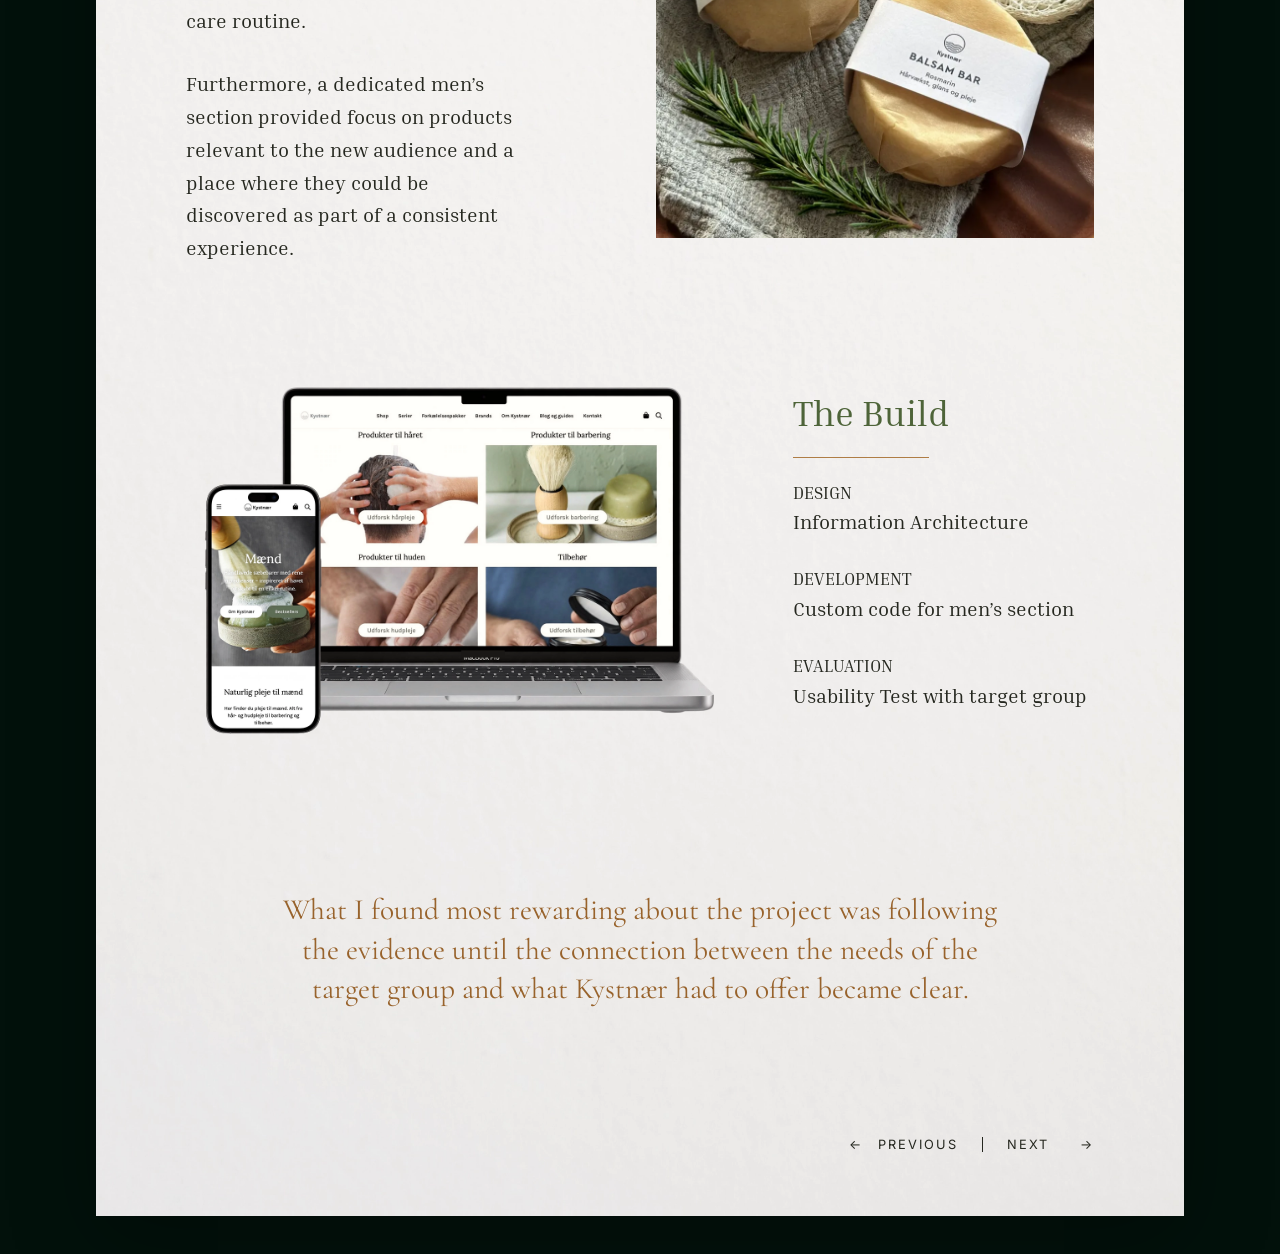
<file: Projects/kystnaer.html>
<!DOCTYPE html>
<html lang="en">
<head>
    <meta charset="UTF-8">
    <meta name="viewport" content="width=device-width, initial-scale=1.0">
    
    <title>Kystnær — A research-led product repositioning | Klaudia Ross</title>
    <link rel="icon" type="image/webp" href="../favicon.webp">
    
    <meta name="description" content="A Kystnær design case study by Klaudia Ross: connecting audience research, product positioning, information architecture, and web development.">
    
    <!-- Fonts -->
    <link rel="preconnect" href="https://fonts.googleapis.com">
    <link rel="preconnect" href="https://fonts.gstatic.com" crossorigin>
    <link href="https://fonts.googleapis.com/css2?family=Inter:wght@400;500;600&family=Inria+Serif:ital,wght@0,300;0,400;0,700;1,400&family=Cormorant+Garamond:ital,wght@0,400;0,500;0,600;1,400&display=swap" rel="stylesheet">
    
    <!-- Styling -->
    <link rel="stylesheet" href="../src/SCSS/projects.css">

    <!-- Standalone project pages do not require JavaScript. -->

</head>

<body class="project-page">

    <main class="project-page__main">

        <!-- This article is also the content loaded into the overlay. -->
        <article class="showcase showcase--kystnaer" data-project-content aria-labelledby="kystnaer-title">

            <a class="showcase__back" href="../index.html" aria-label="Back to portfolio">← Portfolio</a>

            <img class="showcase__brand" src="../img/Projects/Kystnaer/KystnaerLogo.webp" alt="" aria-hidden="true">

            <header class="showcase__header">
                <h1 class="showcase__title" id="kystnaer-title">Kystnær</h1>
                <p class="showcase__subtitle">A research-led product repositioning</p>
            </header>

            <div class="showcase__overview">

                <div class="showcase__question">
                    <p>How might an existing product range become relevant to a new audience?</p>
                    <p class="showcase__context">Kystnær wanted to reach men 35+ without creating an entirely new product.</p>
                </div>

                <figure class="showcase__intro-image">
                    <img src="../img/Projects/Kystnaer/Gavesaet.webp" alt="Kystnær shaving brush and soap products arranged on a tray">
                </figure>

                <section class="showcase__contribution" aria-labelledby="kystnaer-contribution">

                    <h2 id="kystnaer-contribution">My Contribution</h2>

                    <ul>
                        <li>UX, Market, and Scientific Research</li>
                        <li>Interviews &amp; User Testing</li>
                        <li>Content &amp; Information Architecture</li>
                        <li>Code &amp; Web Development</li>
                    </ul>

                </section>

            </div>

            <section class="showcase__section" aria-labelledby="kystnaer-evidence">

                <h2 id="kystnaer-evidence">Following the Evidence</h2>

                <p>Kystnær had a unique challenge. The product range was supposed to aim at a unisex audience, but the Kystnær brand identity had a very feminine expression.</p>
                <p>Through interviews with the new target group, combined with research into men’s magazines, grooming habits and health-related content, one topic kept reappearing: <em class="showcase__emphasis">hair loss.</em></p>

            </section>

            <section class="showcase__section showcase__discovery" aria-labelledby="kystnaer-discovery">

                <div>

                    <h2 id="kystnaer-discovery">The Discovery</h2>

                    <p>The research revealed something interesting: Kystnær already had a product that could speak directly to this concern — their <em class="showcase__emphasis">Rosemary</em> Shampoo and Conditioner Bars.</p>

                </div>

                <img class="showcase__botanical" src="../img/Projects/Kystnaer/Rosemary.webp" alt="" aria-hidden="true" loading="lazy">

            </section>

            <section class="showcase__section" aria-labelledby="kystnaer-solution">

                <h2 id="kystnaer-solution">The Solution</h2>

                <div class="showcase__split">

                    <div>
                        <p>The final solution centred around the repositioning of the Rosemary bars, using <strong>science-backed information</strong> to explain how they could be incorporated into a hair-care routine.</p>
                        <p>Furthermore, a dedicated men’s section provided focus on products relevant to the new audience and a place where they could be discovered as part of a consistent experience.</p>

                    </div>

                    <figure>

                        <img src="../img/Projects/Kystnaer/ShampooAndConditionerBars.webp" alt="Kystnær rosemary shampoo and conditioner bars" loading="lazy">

                    </figure>

                </div>

            </section>

            <section class="showcase__section showcase__build" aria-labelledby="kystnaer-build">

                <figure>
                    <!-- CHECK FILENAME: the screenshot only shows “WebsiteShowcase...” -->
                    <img src="../img/Projects/Kystnaer/WebsiteShowcase.webp" alt="Kystnær website shown on a laptop and mobile phone" loading="lazy">

                </figure>

                <div>

                    <h2 id="kystnaer-build">The Build</h2>

                    <!-- <dl> refers to description list, and is used here mainly for assistive technology. Semantically it's very smart to define that this is not simply a list, but terms and definitions -->
                    <dl>
                        <dt>Design</dt><dd>Information Architecture</dd>
                        <dt>Development</dt><dd>Custom code for men’s section</dd>
                        <dt>Evaluation</dt><dd>Usability Test with target group</dd>
                    </dl>

                </div>

            </section>

            <p class="showcase__reflection">What I found most rewarding about the project was following the evidence until the connection between the needs of the target group and what Kystnær had to offer became clear.</p>

            <nav class="showcase__pagination" aria-label="Other projects">

                <a href="carol-christina.html" data-project-link><span aria-hidden="true">←</span> Previous<span class="showcase__sr-only">: Carol Christina</span></a>

                <a href="geografisk-have.html" data-project-link>Next<span class="showcase__sr-only">: Geografisk Have</span> <span aria-hidden="true">→</span></a>

            </nav>

        </article>

    </main>

</body>

</html>
</file>
<file: src/SCSS/style.css>
/* I wanted the way I wrote the code to reflect the way I work with design: as a set of layers with a relationship to each other within a set scene. In Figma, I can create a group and adjust the layers inside of it while also ordering groups in layers of their own. I tried to bring that same thinking into CSS. The main layered index-groups can be seen in _variables.scss.

I used functions such as clamp() where an element could grow or shrink smoothly with the browser window. This let me define its behaviour in one place, instead of adding several media queries to change its size in steps. When a smooth adjustment was not enough and the layout needed to change, I put the media query next to the styles it affected. Clear headings make it easier to find and understand each part of the code.

I also chose media query breakpoints by looking at where the design actually stopped working well. That meant the layout could respond to the space available, rather than changing only at conventional desktop, tablet, or mobile widths. */
* {
  box-sizing: border-box;
  margin: 0;
  padding: 0;
}

html {
  font-size: 100%;
  scrollbar-gutter: stable;
}

body {
  background-color: #02110B;
  color: #ffffff;
  font-family: "Inria Serif", serif;
  line-height: 1.5;
}

img {
  display: block;
  max-width: 100%;
}

a {
  color: inherit;
  text-decoration: none;
}

button {
  font: inherit;
}

.site-header {
  position: absolute;
  top: 0;
  left: 0;
  width: 100%;
  z-index: 100;
  display: flex;
  justify-content: space-between;
  align-items: flex-start;
  padding-top: clamp(1rem, 8vw, 2rem);
  padding-right: clamp(1rem, 6vw, 3.5rem);
  padding-left: clamp(1rem, 8vw, 3.5rem);
  background: transparent;
}

.logo_link {
  display: flex;
  flex-direction: column;
}

.logo_title {
  font-family: "Inria Serif", serif;
  color: #F9A742;
  font-size: clamp(1rem, 2vw, 1.55rem);
  font-weight: 500;
  letter-spacing: 0.01em;
}

.logo_philosophy {
  margin-top: 0.15rem;
  width: clamp(8rem, 24vw, 20rem);
  font-family: "Inter", sans-serif;
  font-size: clamp(0.4rem, 1.2vw, 0.7rem);
  font-weight: 400;
  letter-spacing: 0.02em;
  text-transform: uppercase;
}

.menu_toggle {
  position: relative;
  z-index: 2;
  display: flex;
  flex-direction: column;
  justify-content: space-between;
  width: 2rem;
  height: 1.5rem;
  padding: 0;
  border: 0;
  background: transparent;
  cursor: pointer;
}

.menu_toggle span {
  display: block;
  width: 100%;
  height: 1px;
  background-color: #F9A742;
  transition: transform 0.3s ease, opacity 0.3s ease;
}

.menu_toggle[aria-expanded=true] {
  position: fixed;
  top: clamp(1rem, 8vw, 2rem);
  right: clamp(1rem, 6vw, 3.5rem);
  width: 2.5rem;
  height: 2.5rem;
}

.menu_toggle[aria-expanded=true] span {
  position: absolute;
  top: 50%;
  left: 0;
}

.menu_toggle[aria-expanded=true] span:first-child {
  transform: rotate(45deg);
}

.menu_toggle[aria-expanded=true] span:nth-child(2) {
  opacity: 0;
}

.menu_toggle[aria-expanded=true] span:last-child {
  transform: rotate(-45deg);
}

@media (max-width: 750px) {
  .menu_toggle {
    width: 1.75rem;
    height: 1.3125rem;
  }
  .menu_toggle[aria-expanded=true] {
    width: 2.1875rem;
    height: 2.1875rem;
  }
}
.menu[hidden],
.project_links[hidden] {
  display: none;
}

.menu {
  position: absolute;
  top: 5.5rem;
  right: 0;
  z-index: 1;
  display: flex;
  flex-direction: column;
  align-items: flex-start;
  gap: 1.25rem;
  width: min(21rem, 100vw - 2rem);
  max-height: calc(100dvh - 6.5rem);
  padding: 2rem 2rem 3rem;
  overflow-y: auto;
  border-radius: 1.5rem;
  background-color: rgba(7, 23, 17, 0.94);
}

.menu > a,
.projects-toggle {
  color: #F9A742;
  font-family: "Inter", sans-serif;
  font-size: 1.2rem;
  font-weight: 400;
  line-height: 1.1;
  letter-spacing: 0;
}

.projects-toggle {
  padding: 0;
  border: 0;
  background: none;
  text-align: left;
  cursor: pointer;
}

.menu a:hover,
.projects-toggle:hover {
  opacity: 0.6;
}

.projects-toggle::before,
.menu > a:not(:first-child)::before {
  content: "";
  display: block;
  width: 13rem;
  max-width: 100%;
  height: 1px;
  margin-bottom: clamp(1.5rem, 3vh, 2.5rem);
  background-color: #ffffff;
}

.project_links {
  overflow: hidden;
  flex-shrink: 0;
  display: flex;
  flex-direction: column;
  align-items: flex-start;
  gap: clamp(1.25rem, 3vh, 2.5rem);
  padding: 0 0 clamp(1rem, 3vh, 2rem) clamp(1.5rem, 8vw, 5rem);
}

.project_links a,
.project_links span {
  color: #ffffff;
  font-family: "Inter", sans-serif;
  font-size: 1.1rem;
  line-height: 1.2;
}

@media (max-width: 890px) {
  .menu {
    padding-top: 2rem;
    width: min(17rem, 100vw - 2rem);
  }
}
.scene {
  position: relative;
  min-height: 100vh;
  overflow: hidden;
}

.scene_circles {
  position: absolute;
  width: clamp(15rem, 58vw, 58rem);
  top: -5rem;
  right: -2rem;
  z-index: 1;
  pointer-events: none;
}

.scene_circles img {
  width: 100%;
  height: auto;
}

.hero {
  position: relative;
  height: auto;
  min-height: 42rem;
  padding-top: 10rem;
  padding-bottom: 4rem;
  padding-left: clamp(1rem, 8vw, 5rem);
  display: flex;
  align-items: flex-start;
  justify-content: flex-start;
}

@media (min-width: 891px) and (max-height: 700px) {
  .hero {
    height: 48rem;
  }
}
.hero_content {
  width: min(90%, 42rem);
  text-align: left;
}

.hero h1 {
  font-family: "Inria Serif", serif;
  color: #F9A742;
  width: clamp(2rem, 26vw, 42rem);
  font-size: clamp(2rem, 5vw, 7rem);
  font-weight: 400;
  line-height: 0.95;
  letter-spacing: 0;
}

.hero_philosophy {
  margin: 0;
  width: clamp(13rem, 26vw, 17rem);
  font-family: "Inria Serif", serif;
  font-size: clamp(1.25rem, 2vw, 1.75rem);
  font-weight: 400;
  line-height: 1.3;
}

.hero_target {
  max-width: 17rem;
  margin: 0;
  font-family: "Inria Serif", serif;
  font-size: 1rem;
  line-height: 1.6;
}

.hero_rule {
  width: 7rem;
  height: 1px;
  margin: 2rem 0;
  background-color: #F9A742;
}

/* The initial design was sketched step by step in Figma. The first thought was to animate it in After Effects, export it as an svg file using Lottie, and then use JavaScript to trigger the animation. For the sake of curiosity, I sparred with the chatbot, and the answer was that with an effect this small, a light CSS animation would be easier. I uploaded my Figma sketch, index.html, and the _pages.scss to allow ChatGPT to show me what it would do. After a few adjustment prompts to change the center of the animated circle, timing, and smoothness of the animation, this is the result. */
.connect-link {
  --connect-duration: 1600ms;
  --connect-gap: 0.65em;
  --connect-icon-size: 1.25em;
  --connect-travel: calc(
      var(--connect-gap) + var(--connect-icon-size) / 2
      - 0.175em - 0.15em
  );
  position: relative;
  display: inline-flex;
  align-items: center;
  gap: var(--connect-gap);
  color: #F9A742;
  font-size: clamp(1.25rem, 2vw, 1.6rem);
  line-height: 1.3;
  text-decoration: none;
  white-space: nowrap;
}
.connect-link__text {
  position: relative;
}
.connect-link__icon {
  position: relative;
  display: grid;
  place-items: center;
  width: var(--connect-icon-size);
  height: var(--connect-icon-size);
  flex-shrink: 0;
  overflow: visible;
}
.connect-link__arrow {
  display: block;
  line-height: 1;
  transform-origin: center;
}
.connect-link__sphere {
  position: absolute;
  top: 50%;
  left: 50%;
  box-sizing: border-box;
  width: 0.35em;
  height: 0.35em;
  border: 1px solid currentColor;
  border-radius: 50%;
  background-color: currentColor;
  opacity: 0;
  transform: translate(-50%, -50%);
  pointer-events: none;
}
.connect-link:focus-visible {
  outline: 1px solid currentColor;
  outline-offset: 0.4rem;
}

@media (hover: hover) and (pointer: fine) {
  .connect-link:hover .connect-link__arrow {
    animation: connect-arrow var(--connect-duration) ease-in-out both;
  }
  .connect-link:hover .connect-link__sphere {
    animation: connect-ring var(--connect-duration) linear both;
  }
}
.connect-link:focus-visible .connect-link__arrow {
  animation: connect-arrow var(--connect-duration) ease-in-out both;
}
.connect-link:focus-visible .connect-link__sphere {
  animation: connect-ring var(--connect-duration) linear both;
}

@keyframes connect-arrow {
  0% {
    opacity: 1;
    transform: scale(1);
  }
  16% {
    opacity: 0;
    transform: scale(0.2);
  }
  84% {
    opacity: 0;
    transform: scale(0.2);
  }
  100% {
    opacity: 1;
    transform: scale(1);
  }
}
@keyframes connect-ring {
  0% {
    opacity: 0;
    width: 0.35em;
    height: 0.35em;
    background-color: currentColor;
    transform: translate(-50%, -50%);
  }
  16% {
    opacity: 1;
    width: 0.35em;
    height: 0.35em;
    background-color: currentColor;
    transform: translate(-50%, -50%);
    animation-timing-function: ease-in-out;
  }
  27% {
    opacity: 1;
    width: 0.35em;
    height: 0.35em;
    background-color: currentColor;
    transform: translate(calc(-50% - var(--connect-travel)), -50%);
  }
  32% {
    opacity: 1;
    width: 0.35em;
    height: 0.35em;
    background-color: transparent;
  }
  60% {
    opacity: 0.85;
  }
  88% {
    opacity: 0;
    width: 3.9em;
    height: 3.9em;
  }
  100% {
    opacity: 0;
    width: 3.9em;
    height: 3.9em;
    background-color: transparent;
    transform: translate(calc(-50% - var(--connect-travel)), -50%);
  }
}
@media (prefers-reduced-motion: reduce) {
  .connect-link__arrow,
  .connect-link__sphere {
    animation: none !important;
  }
}
.flower {
  position: absolute;
  width: clamp(10rem, 68vw, 58rem);
  top: clamp(-1rem, -6vw, -1rem);
  right: clamp(-2rem, -2.5vw, -0.5rem);
  z-index: 4;
}

.flower img {
  position: relative;
  z-index: 1;
  display: block;
  width: 100%;
  height: auto;
}

.flower::before {
  content: "";
  position: absolute;
  inset: 0;
  z-index: 0;
  pointer-events: none;
  backdrop-filter: blur(4px);
  -webkit-mask: url("../../img/Main/Flower-frost-mask.png") center/100% 100% no-repeat;
  mask: url("../../img/Main/Flower-frost-mask.png") center/100% 100% no-repeat;
}

.book {
  position: relative;
  width: min(62rem, 80vw);
  margin: 3rem auto 5rem;
  z-index: 3;
}

.book_image {
  width: 100%;
  height: auto;
}

.book_page {
  position: absolute;
  top: 22%;
  width: 35%;
  font-family: "Cormorant Garamond", serif;
  color: #ffffff;
  text-align: center;
}

.book_page-left {
  left: 9%;
}

.book_page-right {
  right: 9%;
  margin-top: clamp(1rem, 2vh, 3rem);
}

.book_page h2 {
  font-family: "Cormorant Garamond", serif;
  color: #02110B;
  font-size: clamp(1.5rem, 3vw, 2rem);
  font-weight: 500;
  line-height: 1;
  letter-spacing: 0.18em;
}

.page_rule {
  width: clamp(2.5rem, 7vw, 5rem);
  height: 1px;
  margin: 1.75rem auto;
  background-color: #936227;
}

.project-list {
  display: flex;
  flex-direction: column;
  align-items: center;
  gap: clamp(0.5rem, 1.5vw, 1.25rem);
  margin-top: clamp(0.75rem, 1.5vw, 1.25rem);
  list-style: none;
}

.project-list__item {
  display: flex;
  flex-direction: column;
  align-items: center;
  gap: 0.15rem;
}

.project-list__item a {
  display: inline-flex;
  align-items: baseline;
  justify-content: center;
  gap: clamp(0.25rem, 0.7vw, 0.5rem);
  font-family: "Cormorant Garamond", serif;
  color: #02110B;
  font-size: clamp(1.3rem, 1.8vw, 1.5rem);
  font-weight: 600;
  transition: opacity 0.3s ease, gap 0.3s ease;
}

.project-list__item a:hover {
  opacity: 0.6;
  gap: 0.8rem;
}

.project-list__item p {
  font-family: "Inria Serif", serif;
  color: #485F2F;
  font-size: clamp(0.85rem, 1.2vw, 1rem);
  font-weight: 300;
  line-height: 1.3;
}

.upcoming-label {
  margin-top: 1rem;
  margin-bottom: 0.15rem;
  font-family: "Inter", sans-serif;
  color: #936227;
  font-size: 0.5rem;
  font-weight: 500;
  letter-spacing: 0.08em;
  text-transform: uppercase;
  opacity: 0.7;
}

.project-list__item--upcoming .project-title {
  font-family: "Cormorant Garamond", serif;
  color: #02110B;
  font-size: clamp(1.2rem, 1.8vw, 1.5rem);
  font-weight: 600;
}

.my_traits {
  margin-top: 1.5rem;
  font-family: "Cormorant Garamond", serif;
  color: #485F2F;
  font-size: 1.1rem;
  font-weight: 500;
  line-height: 1.4;
}

.about_link {
  display: inline-flex;
  align-items: baseline;
  gap: 0.4rem;
  margin-top: 1.5rem;
  font-family: "Cormorant Garamond", serif;
  color: #02110B;
  font-size: clamp(1.2rem, 4vw, 1.3rem);
  font-weight: 600;
  transition: opacity 0.3s ease, gap 0.3s ease;
}

.about_link:hover {
  opacity: 0.6;
  gap: 0.7rem;
}

.water-drop {
  position: absolute;
  z-index: 4;
}

.water-drop--one {
  width: clamp(1rem, 2.5vw, 2rem);
  left: clamp(5%, 12vw, 8%);
  top: 88%;
}

.water-drop--two {
  width: clamp(1.75rem, 4vw, 2.5rem);
  right: clamp(15%, 52vw, 2%);
  top: 18%;
}

@media (max-width: 890px) {
  .hero {
    padding-bottom: 2rem;
  }
  .book {
    width: min(100% - 2rem, 36rem);
    margin: 3rem auto 4rem;
    padding-block: 5rem;
    background-image: url("../../img/Projects/paper.webp");
    background-size: cover;
    background-position: center;
    background-repeat: no-repeat;
  }
  .book_image {
    display: none;
  }
  .book_page {
    position: static;
    width: 100%;
  }
  .book_page-left {
    padding-inline: clamp(1.5rem, 6vw, 3rem);
  }
  .book_page-right {
    width: calc(100% - 4rem);
    margin: 5rem auto 0;
    padding-top: 3rem;
    border-top: 1px solid #936227;
  }
}
.scene_bottom_circles {
  position: absolute;
  width: clamp(18rem, 38vw, 38rem);
  left: -3rem;
  top: 75rem;
  z-index: 1;
  pointer-events: none;
}

.scene_bottom_circles img {
  width: 100%;
  height: auto;
}

.site-footer {
  display: flex;
  justify-content: space-between;
  align-items: center;
  padding: 1.5rem 6rem;
  font-family: "Inter", sans-serif;
  font-size: 0.65rem;
  line-height: 1.4;
}

.site-footer nav {
  display: flex;
  align-items: center;
  gap: 0.5rem;
}

.site-footer a {
  transition: opacity 0.3s ease;
  color: #F9A742;
  font-size: 0.8rem;
}

.site-footer a:hover {
  opacity: 0.6;
}

@media (max-width: 890px) {
  .site-footer {
    flex-direction: column;
    gap: 1rem;
    text-align: center;
  }
  .site-footer nav {
    order: -1;
  }
}
.magnifier {
  position: absolute;
  width: clamp(5.5rem, 24vw, 18rem);
  aspect-ratio: 1;
  max-width: calc(100% - 2rem);
  left: 48%;
  top: 24rem;
  bottom: auto;
  transform: translate(-50%, -50%);
  z-index: 200;
  cursor: grab;
  -moz-user-select: none;
       user-select: none;
  touch-action: none;
  -webkit-user-select: none;
  --glass-shine: 0.65;
  border-radius: 50%;
  isolation: isolate;
  box-shadow: 0 0.8rem 1.8rem rgba(0, 0, 0, 0.24), 0 0.15rem 0.4rem rgba(0, 0, 0, 0.16);
}

@media (max-width: 750px) {
  .magnifier {
    width: clamp(5.5rem, 28vw, 9rem);
    left: 70%;
    top: 16rem;
  }
}
@media (max-width: 450px) {
  .magnifier {
    width: clamp(5.5rem, 28vw, 9rem);
    left: 70%;
    top: 17rem;
  }
}
@media (max-width: 298px) {
  .magnifier {
    left: 68%;
    top: 11rem;
  }
}
.magnifier_lens {
  position: absolute;
  inset: 0;
  border-radius: 50%;
  overflow: hidden;
  background: #02110B;
  box-shadow: none;
  isolation: isolate;
  pointer-events: none;
}

.magnifier_optics {
  position: absolute;
  inset: 0;
  z-index: 0;
  border-radius: inherit;
  overflow: hidden;
  pointer-events: none;
}

.magnified-scene {
  position: absolute;
  top: 0;
  left: 0;
  width: 100%;
  height: 100%;
  min-height: 0 !important;
  margin: 0;
  padding: 0;
  overflow: visible !important;
  transform-origin: 0 0;
  pointer-events: none;
  background-color: #02110B;
  z-index: 0;
}

.magnifier_lens::before {
  content: "";
  position: absolute;
  inset: 0;
  z-index: 1;
  border-radius: inherit;
  pointer-events: none;
  background: radial-gradient(circle closest-side at 50% 50%, transparent 62%, rgba(3, 17, 12, 0.025) 77%, rgba(3, 17, 12, 0.12) 93%, rgba(3, 17, 12, 0.22) 100%);
  box-shadow: inset 0.12rem 0.14rem 0.2rem rgba(255, 255, 255, 0.35), inset -0.15rem -0.2rem 0.35rem rgba(0, 0, 0, 0.28);
}

.magnifier_lens::after {
  content: "";
  position: absolute;
  inset: 0;
  z-index: 2;
  border-radius: inherit;
  pointer-events: none;
  opacity: var(--glass-shine);
  background: radial-gradient(ellipse 60% 42% at 28% 16%, rgba(255, 255, 255, 0.34) 0%, rgba(255, 255, 255, 0.12) 32%, transparent 68%), radial-gradient(ellipse 35% 18% at 76% 86%, rgba(221, 238, 228, 0.16), transparent 75%);
  box-shadow: inset 0 0 0 1px rgba(255, 255, 255, 0.24), inset 0 0 0.7rem rgba(237, 247, 240, 0.05);
}

.magnifier_visual {
  position: absolute;
  inset: 0;
  width: 100%;
  height: 100%;
  z-index: 5;
  pointer-events: none;
}

body > .page-surface {
  position: relative;
  isolation: isolate;
  overflow: clip;
}

.hidden-discovery {
  position: absolute;
  z-index: 5;
  width: 7rem;
  aspect-ratio: 1;
  display: flex;
  align-items: center;
  justify-content: center;
  text-align: center;
  font-family: "Cormorant Garamond", serif;
  font-size: 0.7rem;
  font-style: italic;
  line-height: 1.4;
  color: #0AFDF2;
  opacity: 0;
  pointer-events: none;
  -webkit-user-select: none;
     -moz-user-select: none;
          user-select: none;
  background-color: #02110B;
  padding: 1rem;
  border-radius: 50rem;
  border: 0.3px solid #F9A742;
  white-space: normal;
  overflow-wrap: break-word;
}
.hidden-discovery--one {
  top: 47rem;
  left: 30%;
}
.hidden-discovery--two {
  top: 12rem;
  left: 50%;
}
.hidden-discovery--three {
  bottom: 1rem;
  left: 46%;
}

.magnified-scene .hidden-discovery {
  opacity: 1;
}

@media (max-width: 1240px) {
  .hidden-discovery--one {
    top: 41rem;
    left: 42%;
  }
  .hidden-discovery--two {
    top: 12rem;
    right: 8%;
  }
  .hidden-discovery--three {
    bottom: 2rem;
    left: 50%;
    transform: translateX(-50%);
  }
}
@media (max-width: 890px) {
  .hidden-discovery {
    width: 6rem;
    padding: 0.35rem 0.45rem;
  }
  .hidden-discovery--one {
    top: 40rem;
    left: 47%;
  }
  .hidden-discovery--two {
    top: 9rem;
    right: 6%;
  }
  .hidden-discovery--three {
    bottom: 1.5rem;
  }
}
@media (max-width: 630px) {
  .hidden-discovery {
    width: 5.5rem;
  }
  .hidden-discovery--one {
    top: 45rem;
    left: 50%;
  }
  .hidden-discovery--two {
    top: 8rem;
    right: 5%;
  }
  .hidden-discovery--three {
    bottom: 1rem;
  }
}
.magnifier::before {
  content: "";
  position: absolute;
  inset: -2px;
  z-index: 6;
  border-radius: 50%;
  pointer-events: none;
  opacity: 0;
  background: conic-gradient(transparent 0deg 310deg, rgba(255, 255, 255, 0.1) 325deg, rgba(255, 255, 255, 0.9) 342deg, transparent 360deg);
  -webkit-mask: radial-gradient(farthest-side, transparent calc(100% - 4px), #000 calc(100% - 2px));
  mask: radial-gradient(farthest-side, transparent calc(100% - 4px), #000 calc(100% - 2px));
}

.magnifier::after {
  content: "Drag to explore and find 3 hidden messages";
  position: absolute;
  top: calc(100% + 0.75rem);
  left: 50%;
  z-index: 6;
  width: 11rem;
  max-width: 80vw;
  text-align: center;
  white-space: normal;
  text-wrap: balance;
  transform: translateX(-50%);
  pointer-events: none;
  opacity: 0;
  color: #F9A742;
  font-family: "Inter", sans-serif;
  font-size: 0.7rem;
  letter-spacing: 0.08em;
  text-transform: uppercase;
  padding: 0.3rem 0.6rem;
  border-radius: 2rem;
  background: rgba(2, 17, 11, 0.95);
}

.about-page .magnifier::after {
  content: "Drag to explore and find the hidden video";
}

.magnifier--hint::before {
  animation: rim-glint 1.4s ease-in-out forwards;
}

.magnifier--hint::after {
  animation: drag-label 4.8s ease-in-out forwards;
}

@keyframes rim-glint {
  0%, 100% {
    opacity: 0;
    transform: rotate(-120deg);
  }
  20%, 75% {
    opacity: 1;
  }
  100% {
    transform: rotate(240deg);
  }
}
@keyframes drag-label {
  0%, 100% {
    opacity: 0;
  }
  18%, 72% {
    opacity: 0.8;
  }
}
.about-page .page-surface {
  min-height: 100vh;
}
.about-page .about-main {
  width: min(100%, 90rem);
  margin-inline: auto;
  padding: clamp(9rem, 14vw, 12rem) clamp(1.5rem, 8vw, 7rem) 4rem;
}
.about-page .about-intro {
  position: relative;
  display: grid;
  grid-template-columns: minmax(0, 0.95fr) minmax(0, 1fr);
  align-items: start;
  gap: clamp(2rem, 5vw, 6rem);
}
.about-page .about-pine {
  position: relative;
  min-width: 0;
  margin-left: calc(-1 * clamp(1.5rem, 8vw, 7rem));
  padding-top: 1.5rem;
  width: min(clamp(20rem, 52vw, 40rem), 100% + clamp(1.5rem, 8vw, 7rem));
}
.about-page .about-pine img {
  width: 100%;
  max-width: none;
  height: auto;
}
.about-page .cell-discovery {
  display: none;
  position: absolute;
  top: 35%;
  left: 55%;
  transform: translate(-50%, -50%);
  z-index: 5;
  width: clamp(5rem, 10vw, 8rem);
  aspect-ratio: 1;
  border-radius: 50%;
  overflow: hidden;
  pointer-events: none;
}
.about-page .cell-discovery video {
  display: block;
  width: 100%;
  height: 100%;
  -o-object-fit: cover;
     object-fit: cover;
  -o-object-position: center;
     object-position: center;
}
.about-page .magnified-scene .cell-discovery {
  display: block;
}
.about-page .about-intro__text h1 {
  width: -moz-fit-content;
  width: fit-content;
  max-width: 100%;
  margin-bottom: clamp(3rem, 7vw, 5rem);
  padding-bottom: 0.65rem;
  border-bottom: 1px solid #ffffff;
  color: #F9A742;
  font-size: clamp(2rem, 3.4vw, 3rem);
  font-weight: 400;
  line-height: 1.15;
}
.about-page .about-intro__text > p:not(.about-intro__thought) {
  max-width: 35rem;
  margin-bottom: 2.25rem;
  font-size: clamp(1.05rem, 1.5vw, 1.3rem);
  line-height: 1.85;
  text-align: justify;
  hyphens: auto;
}
.about-page .about-intro__thought {
  margin: clamp(2rem, 5vw, 4rem) auto 0;
  font-size: clamp(1.4rem, 2.25vw, 2rem);
  line-height: 1.45;
  text-align: center;
}
.about-page .about-foundations {
  display: grid;
  grid-template-columns: repeat(3, minmax(0, 1fr));
  gap: clamp(1.5rem, 4vw, 4rem);
  margin-top: clamp(4rem, 8vw, 7rem);
}
.about-page .about-foundation h2 {
  min-height: 2.6rem;
  padding-bottom: 0.55rem;
  border-bottom: 1px solid #ffffff;
  color: #F9A742;
  font-size: clamp(1.35rem, 2vw, 1.8rem);
  font-weight: 400;
  line-height: 1.25;
}
.about-page .about-foundation p {
  padding-top: 0.8rem;
  font-size: clamp(1.05rem, 1.5vw, 1.3rem);
  line-height: 1.85;
}
.about-page .about-approach {
  display: grid;
  grid-template-columns: minmax(0, 1fr) minmax(16rem, 0.8fr);
  -moz-column-gap: clamp(2rem, 8vw, 9rem);
       column-gap: clamp(2rem, 8vw, 9rem);
  margin-top: clamp(2rem, 6vw, 4rem);
}
.about-page .about-approach__copy {
  min-width: 0;
}
.about-page .about-approach__lead,
.about-page .about-approach__closing {
  font-size: clamp(1.05rem, 1.5vw, 1.3rem);
  line-height: 1.85;
}
.about-page .about-approach__lead {
  margin-bottom: clamp(4rem, 7vw, 6rem);
}
.about-page .about-approach h2 {
  width: -moz-fit-content;
  width: fit-content;
  max-width: 100%;
  margin-bottom: 1rem;
  padding-bottom: 0.75rem;
  border-bottom: 1px solid #ffffff;
  color: #F9A742;
  font-size: clamp(1.5rem, 2.3vw, 2rem);
  font-weight: 400;
  line-height: 1.25;
}
.about-page .about-statue {
  position: relative;
  align-self: center;
  display: grid;
  place-items: center;
  width: min(clamp(18rem, 36vw, 29rem), 100%);
  justify-self: end;
}
.about-page .about-statue img {
  position: relative;
  z-index: 1;
  display: block;
  width: 100%;
  height: auto;
}
.about-page .about-approach__closing {
  margin-top: clamp(2rem, 4vw, 4rem);
}
.about-page .site-footer {
  position: relative;
}

@media (min-width: 1100px) {
  .about-page .about-pine {
    width: min(clamp(36rem, 57vw, 68rem), 100% + var(--about-edge) + 2rem);
    margin-left: calc(-1 * var(--about-edge) - 2rem);
  }
}
@media (min-width: 801px) and (max-width: 1099px) {
  .about-page .about-pine {
    position: relative;
    align-self: stretch;
    width: 100%;
    margin-left: 0;
    padding-top: 0;
  }
  .about-page .about-pine img {
    position: absolute;
    top: 0;
    right: 0;
    width: auto;
    height: 100%;
    max-width: none;
  }
}
@media (max-width: 800px) {
  .about-page .about-main {
    padding-top: 9rem;
  }
  .about-page .about-intro {
    grid-template-columns: 1fr;
    gap: 2.5rem;
  }
  .about-page .about-intro__text {
    grid-row: 1;
  }
  .about-page .about-intro__text h1 {
    margin-bottom: 2rem;
  }
  .about-page .about-pine {
    grid-row: 2;
    width: min(100%, 32rem);
    margin-inline: auto;
    padding-top: 0;
  }
  .about-page .about-foundations {
    grid-template-columns: 1fr;
    gap: 2rem;
  }
  .about-page .about-foundation h2 {
    min-height: 0;
  }
  .about-page .about-approach {
    grid-template-columns: 1fr;
  }
  .about-page .about-statue {
    justify-self: center;
    margin-top: 3rem;
  }
  .about-page .about-approach__closing {
    margin-top: 2rem;
  }
}
@media (max-width: 480px) {
  .about-page .about-main {
    padding-top: 8rem;
    padding-bottom: 2rem;
  }
  .about-page .about-intro__text h1 {
    font-size: 1.9rem;
  }
  .about-page .about-intro__thought {
    font-size: 1.4rem;
  }
}
@media (min-width: 801px) {
  .about-page .about-main {
    --about-edge: calc(
        max(0px, (100vw - 90rem) / 2) +
        clamp(1.5rem, 8vw, 7rem)
    );
  }
  .about-page .about-statue {
    width: min(clamp(26rem, 44vw, 44rem), 100% + var(--about-edge) + 8vw);
    margin-right: calc(-1 * (var(--about-edge) + 8vw));
  }
}
@media (min-width: 801px) {
  .about-page .magnifier {
    left: 38.2%;
    top: 38.2vh;
    right: auto;
    bottom: auto;
    width: clamp(7rem, 18vw, 15rem);
    transform: translate(-50%, -50%);
  }
}
@media (max-width: 800px) {
  .about-page .magnifier {
    left: auto;
    right: 20%;
    top: 20px;
    bottom: auto;
    width: clamp(6rem, 24vw, 9rem);
    transform: none;
  }
}/*# sourceMappingURL=style.css.map */
</file>
<file: src/SCSS/projects.css>
/* Shared showcase styles. Edit _projects.scss and recompile after changes. */

.project-page {
    margin: 0;
    background: #02110B;
}

.project-page__main {
    padding: clamp(0.75rem, 3vw, 3rem);
}

.showcase,
.showcase *,
.project-dialog,
.project-dialog * {
    box-sizing: border-box;
}

.showcase {
    position: relative;
    isolation: isolate;
    overflow: hidden;
    width: 100%;
    max-width: 68rem;
    margin: 0 auto;
    padding: clamp(4.5rem, 10vw, 11rem) clamp(1.5rem, 7vw, 7.5rem) clamp(2rem, 5vw, 5rem);
    color: #25271f;
    background: #f6f3eb url("../../img/Projects/paper.webp") center top / cover;
    box-shadow: 0 1.5rem 5rem rgb(0 0 0 / 30%);
    font-family: "Inria Serif", serif;
    font-size: clamp(1rem, 1.6vw, 1.3rem);
    font-weight: 400;
    line-height: 1.6;
    text-align: left;
    overflow-wrap: break-word;
}

.showcase p,
.showcase figure,
.showcase h1,
.showcase h2,
.showcase dl,
.showcase dd {
    margin: 0;
}

.showcase p + p { margin-top: 1.5em; }
.showcase img { display: block; width: 100%; max-width: 100%; height: auto; }
.showcase a { color: inherit; text-decoration: none; }
.showcase a:hover { text-decoration: underline; text-underline-offset: 0.25em; }

.showcase a:focus-visible,
.project-dialog button:focus-visible {
    outline: 2px solid #4e6439;
    outline-offset: 5px;
}

.showcase__back {
    position: absolute;
    top: 1.5rem;
    left: clamp(1.5rem, 7vw, 7.5rem);
    z-index: 2;
    font: 0.8rem "Inter", sans-serif;
}

.showcase .showcase__brand {
    position: absolute;
    z-index: -1;
    top: -4%;
    right: -8%;
    width: 35%;
    opacity: 0.18;
    pointer-events: none;
}

.showcase__title {
    color: #4e6439;
    font-size: clamp(1.7rem, 3vw, 2.4rem);
    font-weight: 700;
    letter-spacing: 0.3em;
    line-height: 1.3;
    text-transform: uppercase;
}

.showcase__title::after,
.showcase__subtitle::after,
.showcase h2::after {
    content: "";
    display: block;
    width: 8.5rem;
    max-width: 100%;
    height: 1px;
    margin-block: 1.35rem;
    background: #af7d45;
}

.showcase__subtitle { font-size: clamp(1.25rem, 2.3vw, 1.9rem); }
.showcase__subtitle::after { opacity: 0.55; }

.showcase__overview {
    display: grid;
    grid-template-columns: 0.8fr 1.4fr 1.2fr;
    gap: clamp(1rem, 2.8vw, 2.5rem);
    align-items: center;
    margin-top: 2.5rem;
}

.showcase__overview > *,
.showcase__split > *,
.showcase__build > * { min-width: 0; }
.showcase__question { font-style: italic; font-size: 0.98em; }
.showcase .showcase__context { margin-top: 2rem; font-size: 0.72em; line-height: 1.8; }
.showcase__intro-image img { aspect-ratio: 1.1; object-fit: cover; }

.showcase h2 {
    color: #4e6439;
    font-size: clamp(1.6rem, 2.8vw, 2.3rem);
    font-weight: 400;
    line-height: 1.25;
}

.showcase__contribution h2 { font-size: clamp(1.05rem, 1.7vw, 1.4rem); }
.showcase__contribution h2::after { width: 4.5rem; margin-block: 1rem; }
.showcase__contribution ul { margin: 0; padding-left: 1em; font-size: 0.72em; line-height: 1.8; }
.showcase__contribution li + li { margin-top: 0.4em; }
.showcase__section { margin-top: clamp(3rem, 6vw, 6rem); }
.showcase__emphasis { color: #4e6439; font-variant: small-caps; font-weight: 700; }

.showcase__discovery { position: relative; padding-right: 29%; }
.showcase .showcase__botanical {
    position: absolute;
    top: -2.5rem;
    right: calc(-1 * clamp(1.5rem, 7vw, 7.5rem));
    width: 34%;
    max-width: none;
    pointer-events: none;
}

.showcase__split {
    display: grid;
    grid-template-columns: 0.9fr 1.15fr;
    align-items: center;
    gap: clamp(2rem, 10vw, 8rem);
}

.showcase__build {
    display: grid;
    grid-template-columns: 1.8fr 1fr;
    align-items: center;
    gap: clamp(2rem, 5vw, 4rem);
}

.showcase__build dt { margin-top: 1.7rem; font-size: 0.82em; text-transform: uppercase; }
.showcase__build dt:first-child { margin-top: 0; }
.showcase .showcase__reflection {
    max-width: 45rem;
    margin: clamp(4rem, 10vw, 9rem) auto;
    color: #98632c;
    font-family: "Cormorant Garamond", serif;
    font-size: clamp(1.3rem, 2.3vw, 1.85rem);
    line-height: 1.35;
    text-align: center;
}

.showcase__pagination { display: flex; flex-wrap: wrap; justify-content: flex-end; gap: 1.5rem; }
.showcase__pagination a { display: inline-flex; align-items: center; gap: 1rem; font: 0.8rem "Inter", sans-serif; letter-spacing: 0.15em; text-transform: uppercase; }
.showcase__pagination a + a { border-left: 1px solid currentColor; padding-left: 1.5rem; }
.showcase__sr-only { position: absolute; width: 1px; height: 1px; padding: 0; overflow: hidden; clip-path: inset(50%); white-space: nowrap; }
.project-dialog {
    position: fixed;
    inset: 0;
    width: 100%;
    max-width: none;
    height: 100%;
    height: 100dvh;
    max-height: none;
    margin: 0;
    padding: clamp(0.75rem, 3vw, 3rem);
    border: 0;
    background: transparent;
    color: #25271f;
    overflow-y: auto;
    overscroll-behavior: contain;
}

.project-dialog::backdrop { background: rgb(1 10 6 / 72%); backdrop-filter: blur(3px); }
.project-dialog__paper { position: relative; width: min(100%, 68rem); min-height: 12rem; margin: 0 auto; background: #f6f3eb url("../../img/Projects/paper.webp") center top / cover; box-shadow: 0 1.5rem 5rem rgb(0 0 0 / 30%); }
.project-dialog[open] .project-dialog__paper { animation: project-arrive 240ms ease-out; }
.project-dialog .showcase { box-shadow: none; }
.project-dialog .showcase__back { display: none; }
.project-dialog__toolbar { position: sticky; top: 0; z-index: 2; display: flex; justify-content: flex-end; height: 0; padding-right: 0.65rem; pointer-events: none; }
.project-dialog__close { flex: 0 0 2.75rem; height: 2.75rem; margin-top: 0.65rem; border: 0; border-radius: 50%; background: #f6f3eb; color: #25271f; font: 1.65rem/1 Arial, sans-serif; cursor: pointer; pointer-events: auto; box-shadow: 0 2px 10px rgb(0 0 0 / 8%); }
.project-dialog__status { margin: 0; padding: 5rem 2rem; font: 1.15rem "Inria Serif", serif; text-align: center; }
.project-dialog__status[hidden] { display: none; }
@keyframes project-arrive { from { opacity: 0; transform: translateY(1.2rem); } to { opacity: 1; transform: translateY(0); } }

@media (max-width: 800px) {
    .showcase__overview { grid-template-columns: 0.85fr 1.15fr; }
    .showcase__contribution { grid-column: 1 / -1; }
    .showcase__contribution ul { font-size: 0.9em; }
    .showcase__context { font-size: 0.8em; }
    .showcase__split { gap: 2rem; }
    .showcase__build { grid-template-columns: 1.4fr 1fr; gap: 1.5rem; }
}

@media (max-width: 540px) {
    .showcase__overview, .showcase__split, .showcase__build { grid-template-columns: 1fr; }
    .showcase__contribution { grid-column: auto; }
    .showcase__question { max-width: 28ch; }
    .showcase .showcase__context { margin-top: 1rem; font-size: 0.85em; }
    .showcase__intro-image { max-width: 24rem; }
    .showcase__discovery { padding-right: 0; }
    .showcase .showcase__botanical { position: relative; top: auto; right: auto; width: 45%; max-height: 15rem; object-fit: contain; margin: 1.5rem 0 0 auto; }
    .showcase__build > figure { grid-row: 2; }
    .showcase__pagination { justify-content: center; gap: 1rem; }
    .showcase__pagination a { gap: 0.4rem; font-size: 0.7rem; }
    .showcase__pagination a + a { padding-left: 1rem; }
}

@media (prefers-reduced-motion: reduce) {
    .project-dialog[open] .project-dialog__paper { animation: none; }
}

.showcase .showcase__opening-question {
    max-width: 38ch;
    margin-top: 1.5rem;
    font-style: italic;
}

.showcase__overview--two-column {
    grid-template-columns: minmax(0, 1.45fr) minmax(0, 1fr);
    align-items: start;
    margin-top: 2rem;
}

.showcase__project-details h2 {
    font-size: clamp(1.3rem, 2vw, 1.75rem);
}

.showcase__task h2::after,
.showcase__project-details .showcase__contribution h2::after {
    display: none;
}

.showcase__task p {
    margin-top: 0.7rem;
    font-size: 0.78em;
}

.showcase__task::after {
    content: "";
    display: block;
    width: 6rem;
    height: 1px;
    margin-block: 1rem;
    background: #af7d45;
}

.showcase__project-details .showcase__contribution ul {
    margin-top: 0.9rem;
}

.showcase__story-grid {
    display: grid;
    grid-template-columns: minmax(0, 1fr) minmax(0, 1.15fr);
    column-gap: clamp(2rem, 4vw, 4rem);
    row-gap: clamp(2rem, 4vw, 3.5rem);
    align-items: start;
}

.showcase__story-grid > * { min-width: 0; }

.showcase__garden-image {
    width: 80%;
    justify-self: end;
    padding-top: 0.5rem;
}

.showcase .showcase__pullquote {
    max-width: 16ch;
    margin: 0 auto;
    font-style: italic;
    font-size: 1.12em;
    line-height: 1.65;
    text-align: center;
}

.showcase__relationships h2,
.showcase__solution h2 { text-align: center; }

.showcase__relationships h2::after,
.showcase__solution h2::after { margin-inline: auto; }

.showcase__relationships p,
.showcase__campaign p {
    text-align: justify;
    hyphens: auto;
}

.showcase__story-grid + .showcase__solution {
    margin-top: clamp(2rem, 4vw, 4rem);
}

.showcase .showcase__pillars {
    margin: clamp(2rem, 5vw, 4rem) auto 0;
}

.showcase__pillars a { display: block; }

.showcase__campaign {
    grid-template-columns: minmax(0, 0.8fr) minmax(0, 1.35fr);
    align-items: start;
    gap: clamp(2rem, 4vw, 4rem);
}

.showcase--geografisk-have .showcase__title,
.showcase--geografisk-have h2,
.showcase--geografisk-have .showcase__pullquote,
.showcase--geografisk-have .showcase__reflection {
    color: #005332;
}

.showcase--geografisk-have a:focus-visible {
    outline-color: #005332;
}

.showcase--geografisk-have .showcase__brand {
    top: -2rem;
    right: -9%;
    width: 35%;
}

.showcase--geografisk-have h2 {
    font-size: clamp(1.3rem, 2vw, 1.8rem);
}

.showcase--geografisk-have h2::after {
    width: 6rem;
    margin-block: 1rem;
}

.showcase--geografisk-have .showcase__reflection {
    font-family: "Inria Serif", serif;
    font-size: clamp(1.05rem, 1.7vw, 1.4rem);
    font-style: italic;
}

@media (max-width: 600px) {
    .showcase__overview--two-column,
    .showcase__story-grid,
    .showcase__campaign {
        grid-template-columns: minmax(0, 1fr);
    }

    .showcase__task p { font-size: 0.95em; }
    .showcase__project-details .showcase__contribution ul { font-size: 0.9em; }
    .showcase__garden-image { width: 100%; padding-top: 0; }
    .showcase .showcase__pullquote { max-width: 26ch; }

    .showcase__relationships p,
    .showcase__campaign p { text-align: left; }

    .showcase--geografisk-have .showcase__title {
        font-size: clamp(1.4rem, 5.5vw, 1.8rem);
        letter-spacing: 0.18em;
    }

    .showcase--geografisk-have .showcase__brand {
        top: -1rem;
        right: -12%;
        width: 48%;
    }
}

.showcase__journey > h2 { text-align: center; }
.showcase__journey > h2::after { margin-inline: auto; }

.showcase__steps {
    display: grid;
    gap: clamp(2.5rem, 6vw, 5.5rem);
    margin: clamp(2.5rem, 5vw, 4rem) 0 0;
    padding: 0;
    list-style: none;
}

.showcase__step {
    display: grid;
    grid-template-columns: minmax(0, 1fr) minmax(0, 1fr);
    align-items: center;
    gap: clamp(2rem, 5vw, 5rem);
}

.showcase__step > * { min-width: 0; }
.showcase__step-copy { position: relative; padding-left: 2.8rem; }

.showcase__step-copy h3 {
    margin: 0;
    font-size: clamp(1.25rem, 2vw, 1.8rem);
    font-weight: 400;
    line-height: 1.25;
}

.showcase__step-copy h3::after {
    content: "";
    display: block;
    width: 6rem;
    height: 1px;
    margin-block: 1rem;
    background: #af7d45;
}

.showcase__step-number {
    position: absolute;
    top: -0.15rem;
    left: 0;
    display: grid;
    place-items: center;
    width: 2.1rem;
    height: 2.1rem;
    border: 1px solid #af7d45;
    border-radius: 50%;
    color: #936227;
    font-size: 1rem;
    line-height: 1;
}

.showcase__step-copy > p:not(.showcase__pullquote) {
    text-align: justify;
    hyphens: auto;
}

.showcase__step--reverse .showcase__step-copy { grid-column: 2; grid-row: 1; }
.showcase__step--reverse .showcase__step-visual { grid-column: 1; grid-row: 1; }
.showcase .showcase__journey-outcome { margin-top: clamp(2rem, 4vw, 3.5rem); }

.showcase--carol-christina h2,
.showcase--carol-christina h3,
.showcase--carol-christina .showcase__pullquote {
    color: #004b32;
}

.showcase--carol-christina a:focus-visible {
    outline-color: #004b32;
}

.showcase--carol-christina .showcase__title--logo { width: min(65%, 29rem); }
.showcase--carol-christina .showcase__title--logo img { width: 100%; }
.showcase--carol-christina .showcase__subtitle::after { display: none; }

.showcase--carol-christina .showcase__brand {
    top: 0;
    right: -20%;
    width: 60%;
    opacity: 0.12;
}

.showcase--carol-christina h2 {
    font-size: clamp(1.3rem, 2vw, 1.8rem);
}

.showcase--carol-christina h2::after { width: 6rem; margin-block: 1rem; }

.showcase__overview--carol {
    grid-template-columns: minmax(0, 1.1fr) minmax(0, 1fr);
    align-items: start;
    gap: clamp(2rem, 7vw, 6rem);
    margin-top: 1.5rem;
}

.showcase--carol-christina .showcase__opening-question {
    margin-top: 0;
    font-size: 0.95em;
}

.showcase--carol-christina .showcase__opening-question::after {
    content: "";
    display: block;
    width: 6rem;
    height: 1px;
    margin-block: 1.25rem;
    background: #af7d45;
}

.showcase__path-image img {
    aspect-ratio: 2 / 3;
    object-fit: cover;
}

.showcase__story-grid--carol {
    align-items: center;
    column-gap: clamp(2rem, 6vw, 5rem);
}

.showcase .showcase__connected-petals,
.showcase .showcase__trinity {
    width: min(45%, 10rem);
    margin: 0 auto 1.5rem;
}

.showcase .showcase__scattered-petals {
    width: min(100%, 23rem);
    margin-inline: auto;
}

.showcase--carol-christina .showcase__pullquote {
    max-width: 25ch;
    font-size: 1.08em;
    font-weight: 700;
    line-height: 1.4;
}

.showcase--carol-christina .showcase__step-copy .showcase__pullquote {
    margin-top: 2rem;
}

.showcase--carol-christina .showcase__step--solution {
    align-items: end;
}

.showcase--carol-christina .showcase__reflection {
    color: #ac573b;
    font-style: italic;
}

@media (max-width: 650px) {
    .showcase__overview--carol,
    .showcase__story-grid--carol,
    .showcase__step {
        grid-template-columns: minmax(0, 1fr);
    }

    .showcase__step--reverse .showcase__step-copy,
    .showcase__step--reverse .showcase__step-visual {
        grid-column: auto;
        grid-row: auto;
    }

    .showcase__step-copy > p:not(.showcase__pullquote) { text-align: left; }
    .showcase__step-visual { width: min(100%, 25rem); justify-self: center; }
    .showcase__path-image { width: min(100%, 24rem); justify-self: center; }
    .showcase__story-grid--carol .showcase__story { grid-row: 1; }
    .showcase--carol-christina .showcase__title--logo { width: min(85%, 24rem); }
    .showcase--carol-christina .showcase__task p { font-size: 0.95em; }
    .showcase--carol-christina .showcase__contribution ul { font-size: 0.85em; }
    .showcase--carol-christina .showcase__brand { right: -25%; width: 70%; }
}
</file>
